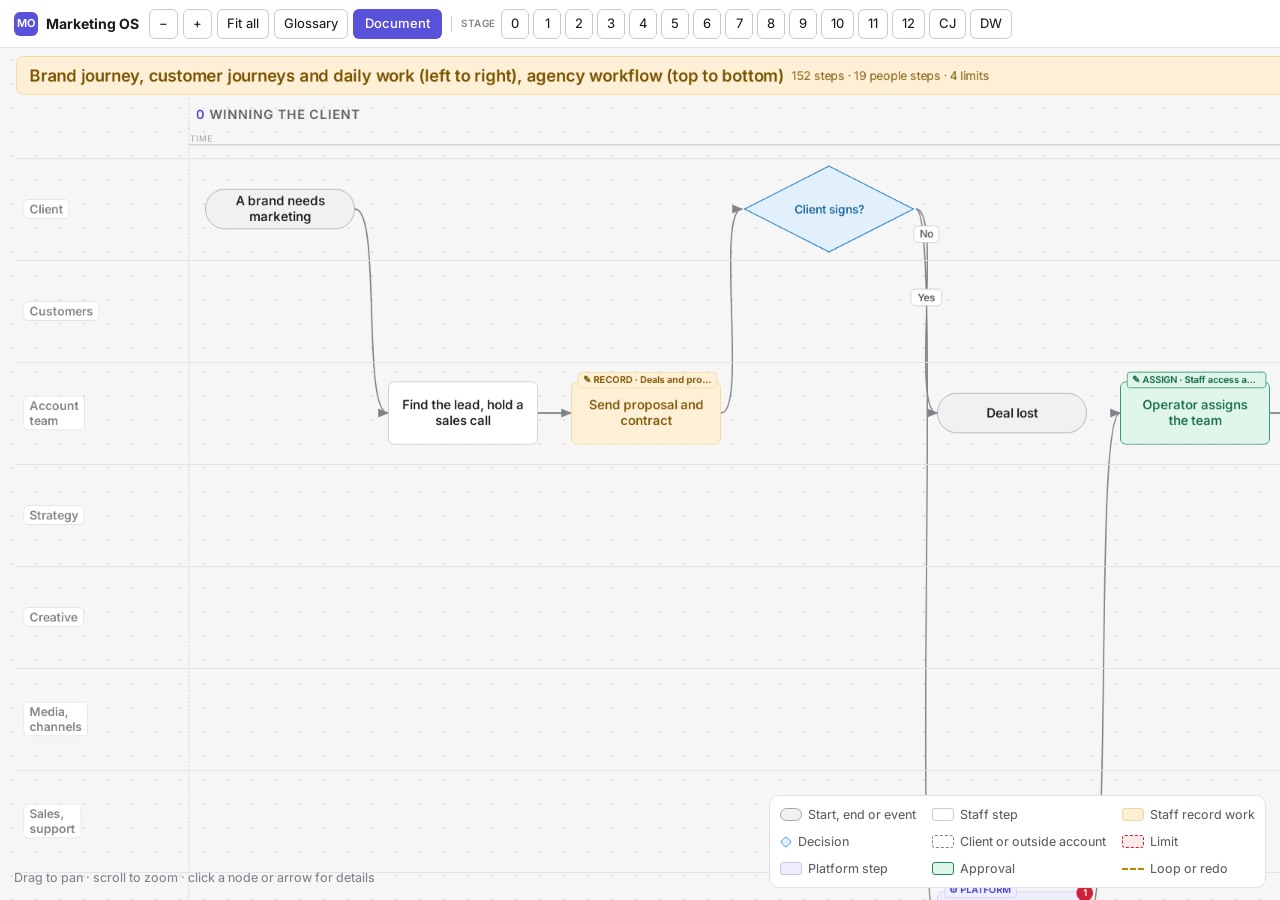
<file: index.html>
<!doctype html>
<html lang="en">
<head>
<meta charset="utf-8">
<meta name="viewport" content="width=device-width, initial-scale=1">
<title>Marketing OS · Process map</title>
<meta name="robots" content="noindex,nofollow">
<link rel="icon" href="data:image/svg+xml,%3Csvg xmlns='http://www.w3.org/2000/svg' viewBox='0 0 32 32'%3E%3Crect width='32' height='32' rx='8' fill='%235852d8'/%3E%3Ctext x='16' y='21' font-size='13' font-family='sans-serif' font-weight='700' text-anchor='middle' fill='white'%3EMO%3C/text%3E%3C/svg%3E">
<link rel="stylesheet" href="style.css">
</head>
<body>
<header id="bar">
  <div class="brand"></div>
  <div class="tools">
    <button data-act="out" title="Zoom out">−</button>
    <button data-act="in" title="Zoom in">+</button>
    <button data-act="all">Fit all</button>
        <button data-act="glossary">Glossary</button>
    <span class="sep"></span>
    <span class="lbl">Stage</span>
    <span id="stages"></span>
  </div>
  <div class="stats" id="stats"></div>
</header>

<main id="view">
  <div id="world">
    <svg id="edges" width="1" height="1"></svg>
    <div id="nodes"></div>
    <svg id="labels" width="1" height="1"></svg>
  </div>
  <div id="legend"></div>
  <div id="hint">Drag to pan · scroll to zoom · click a node or arrow for details</div>
</main>

<aside id="panel" hidden></aside>

<script src="data.js"></script>
<script src="guide.js"></script>
<script src="app.js"></script>
</body>
</html>
</file>
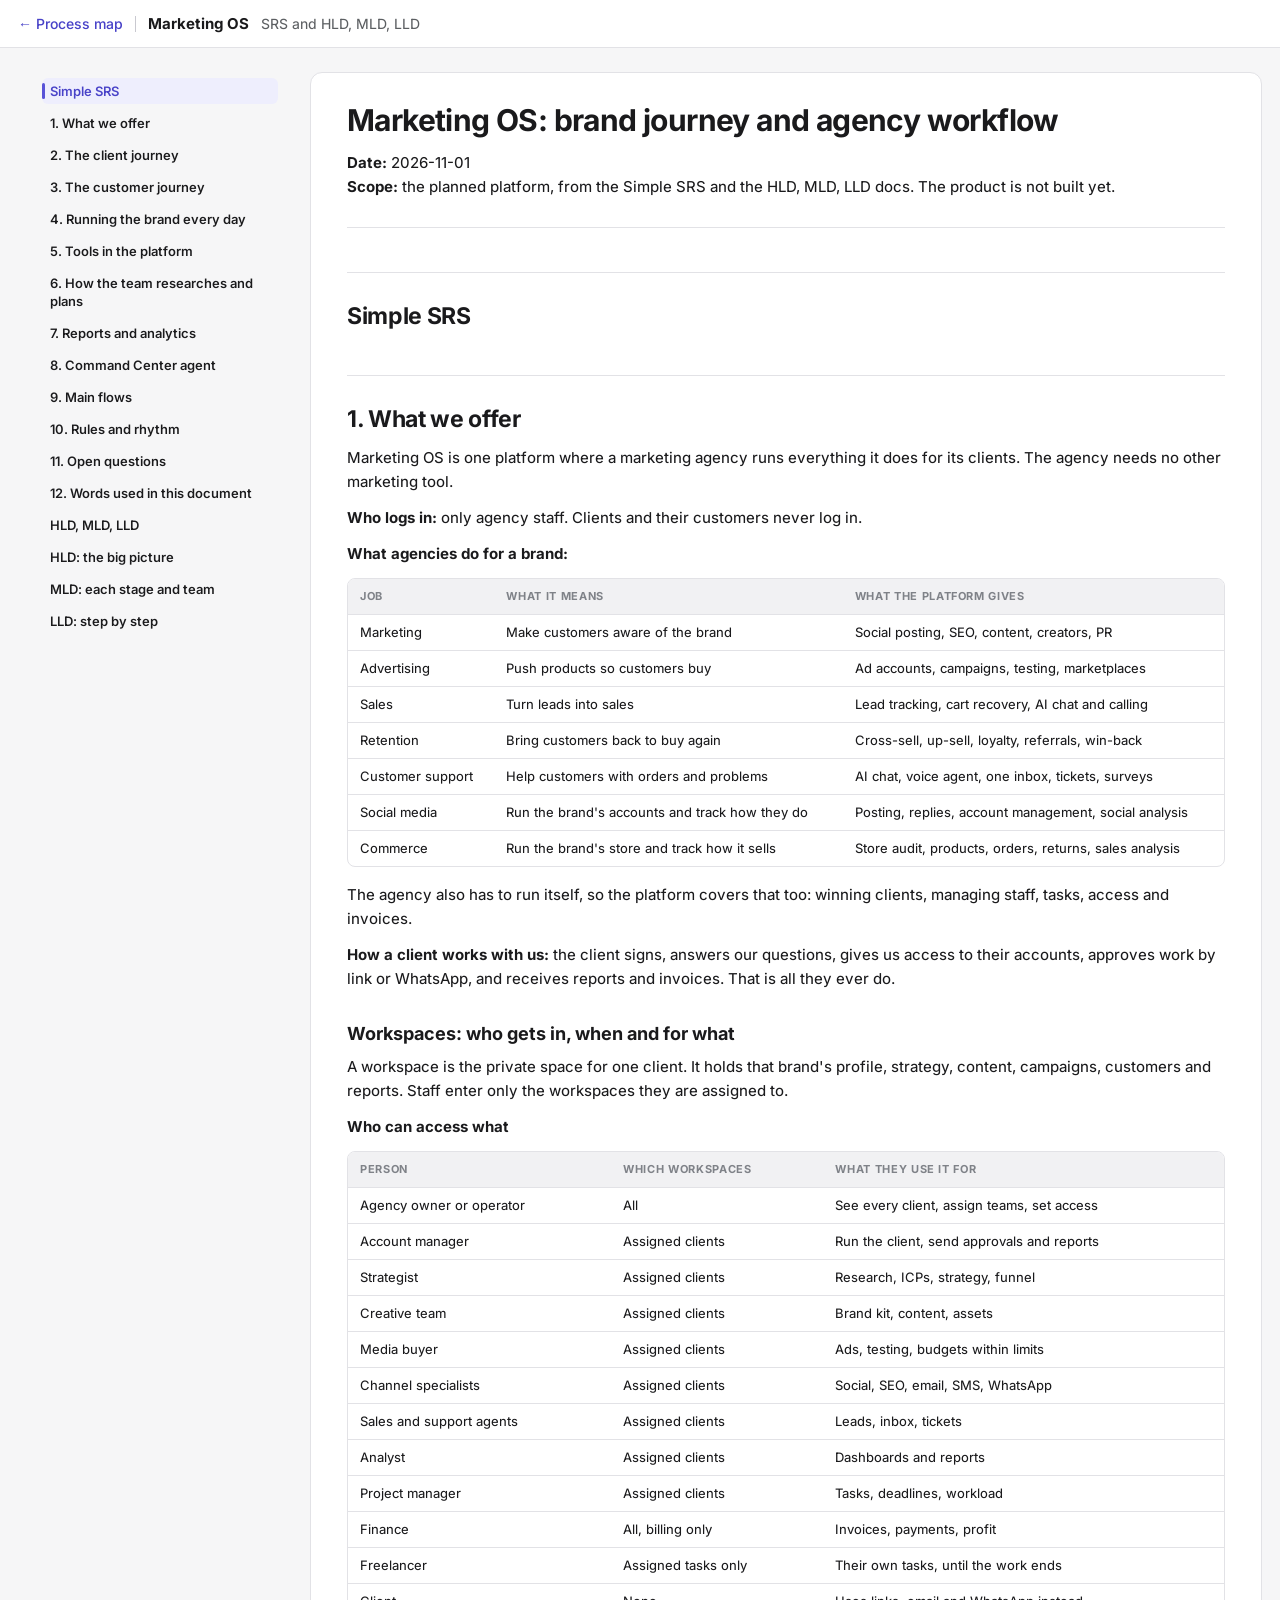
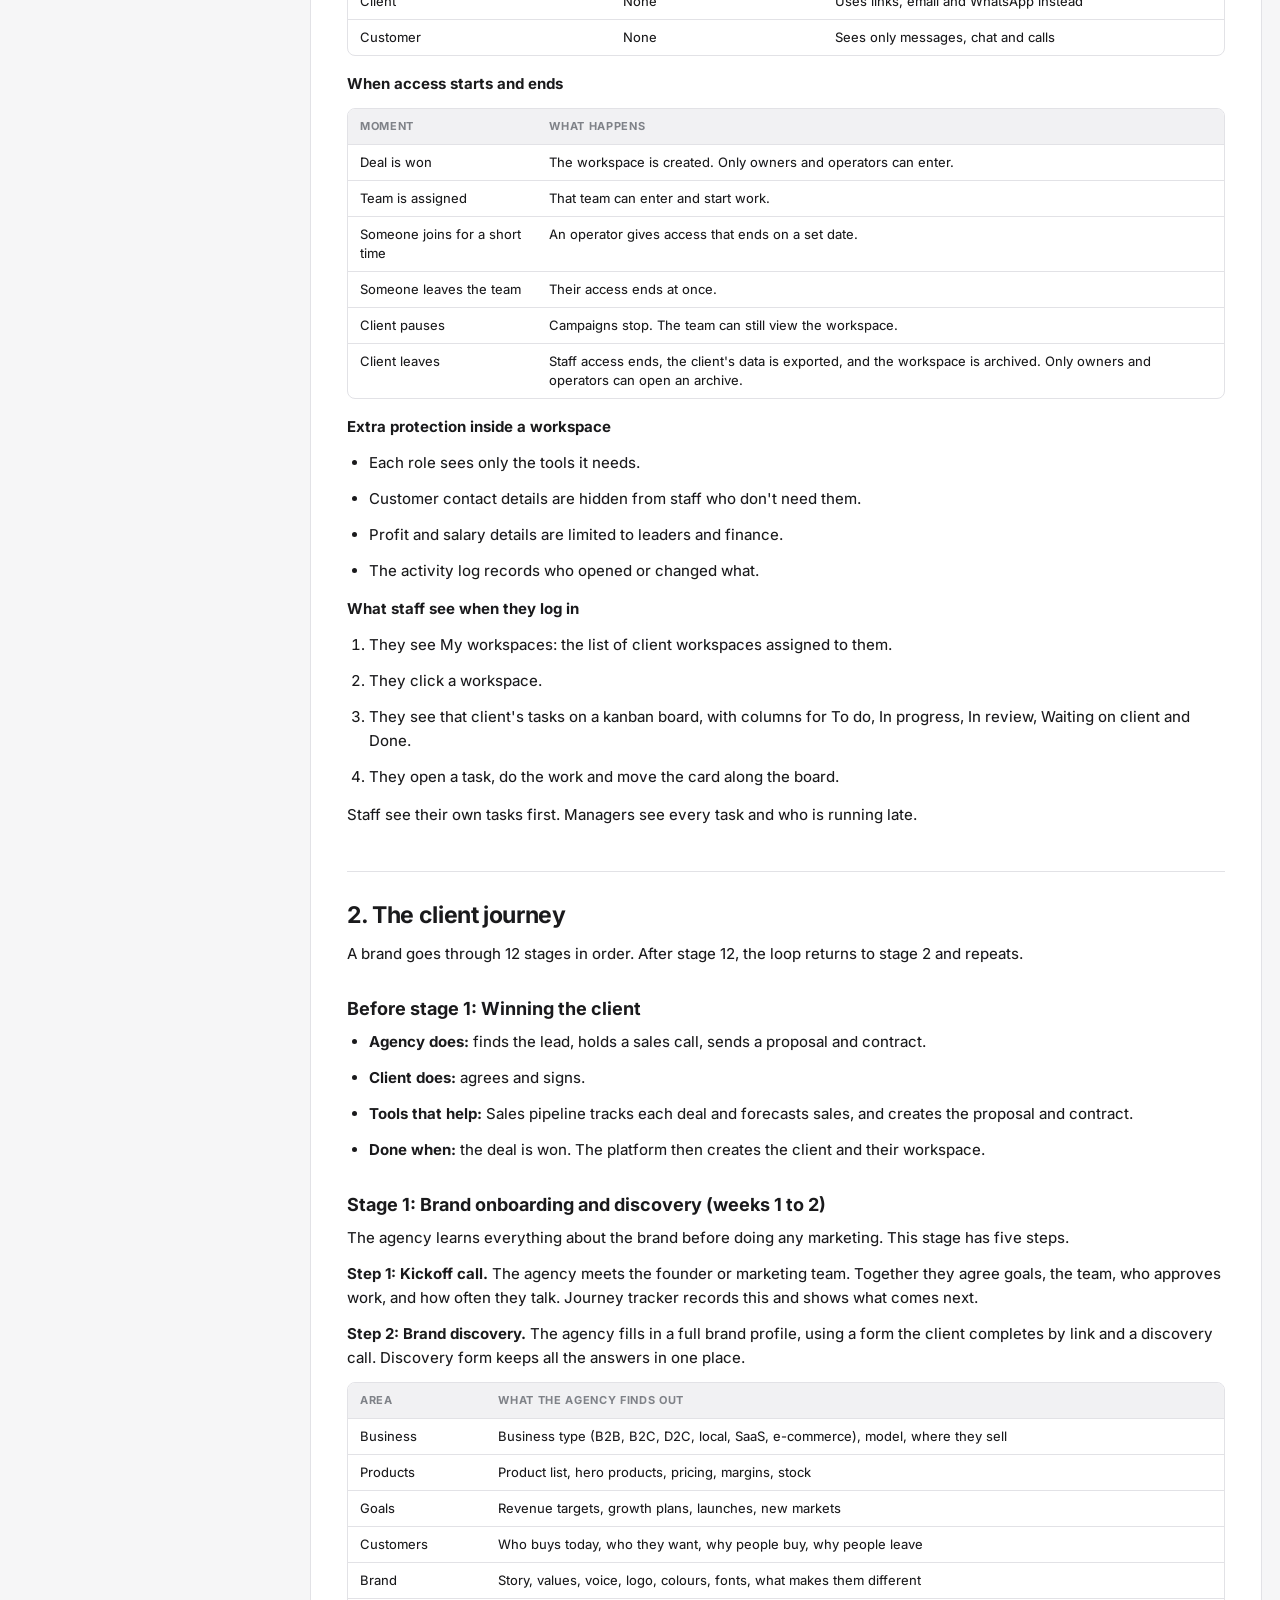
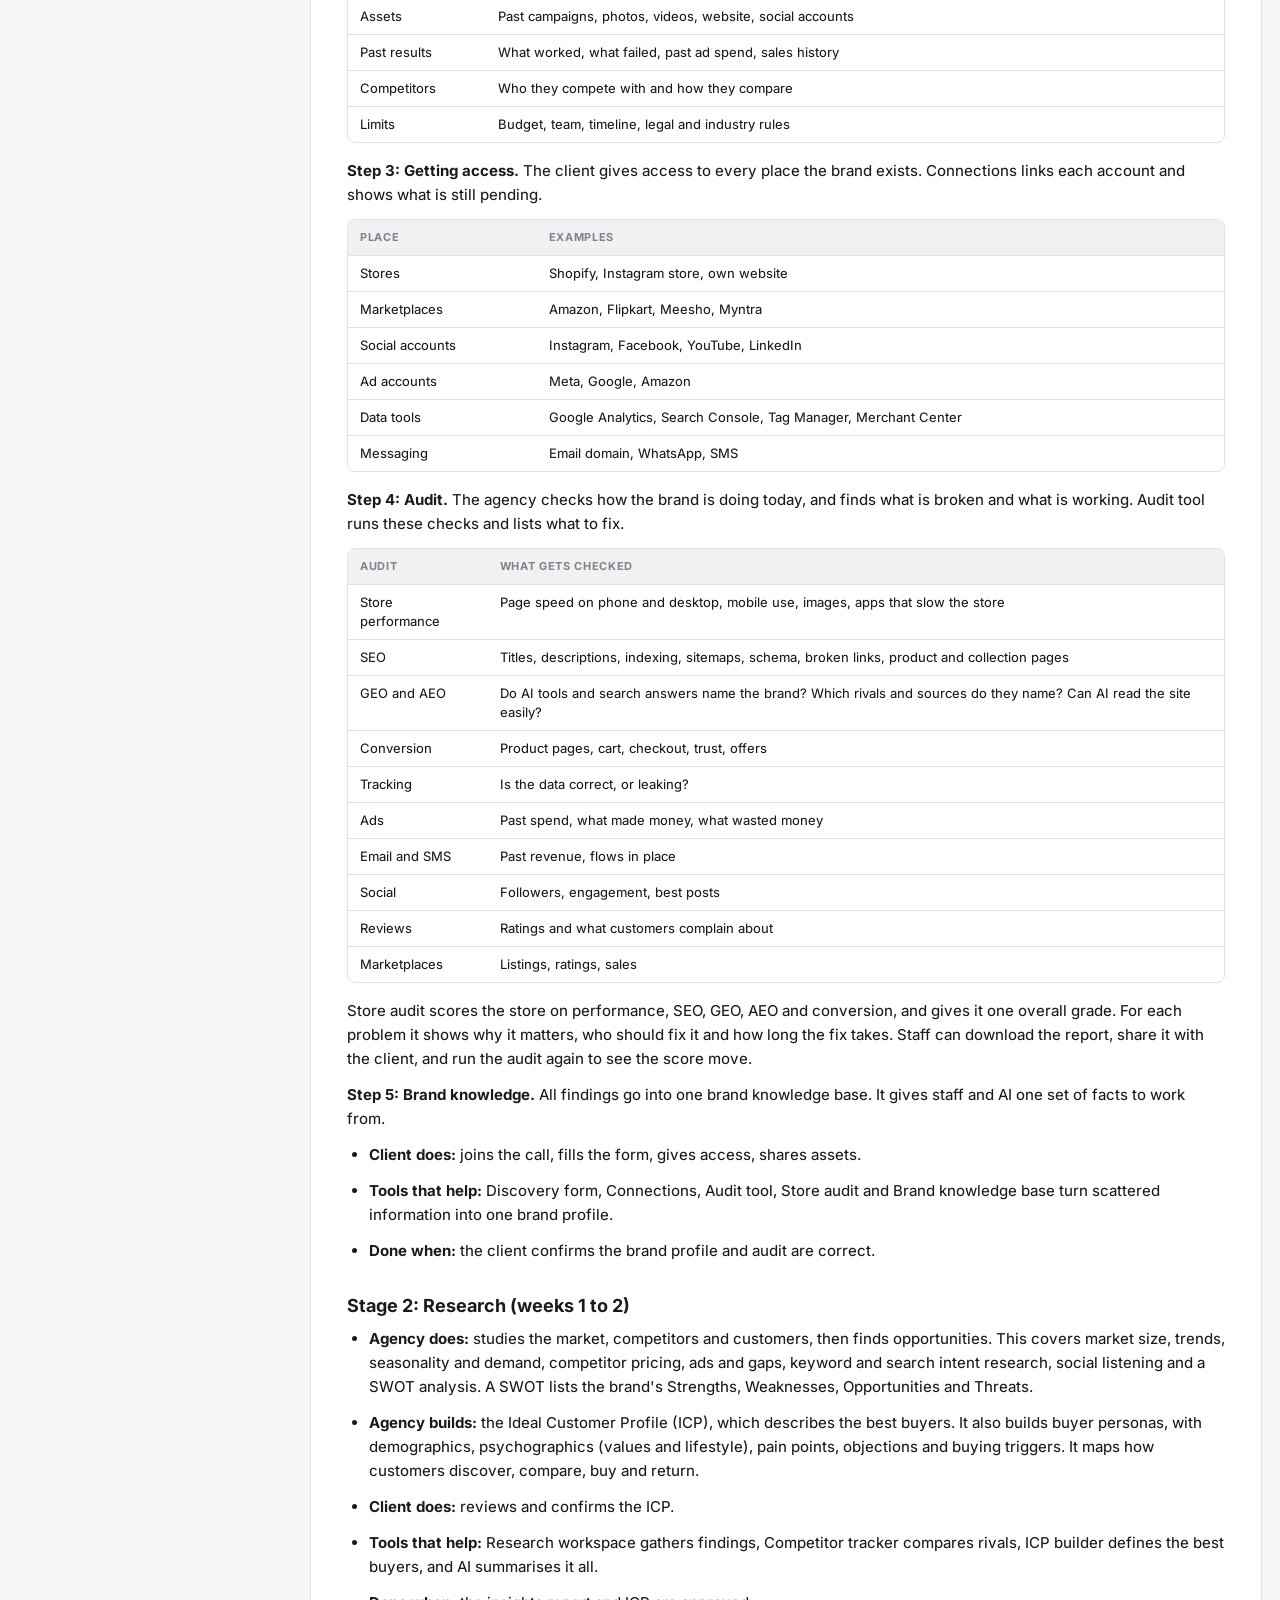
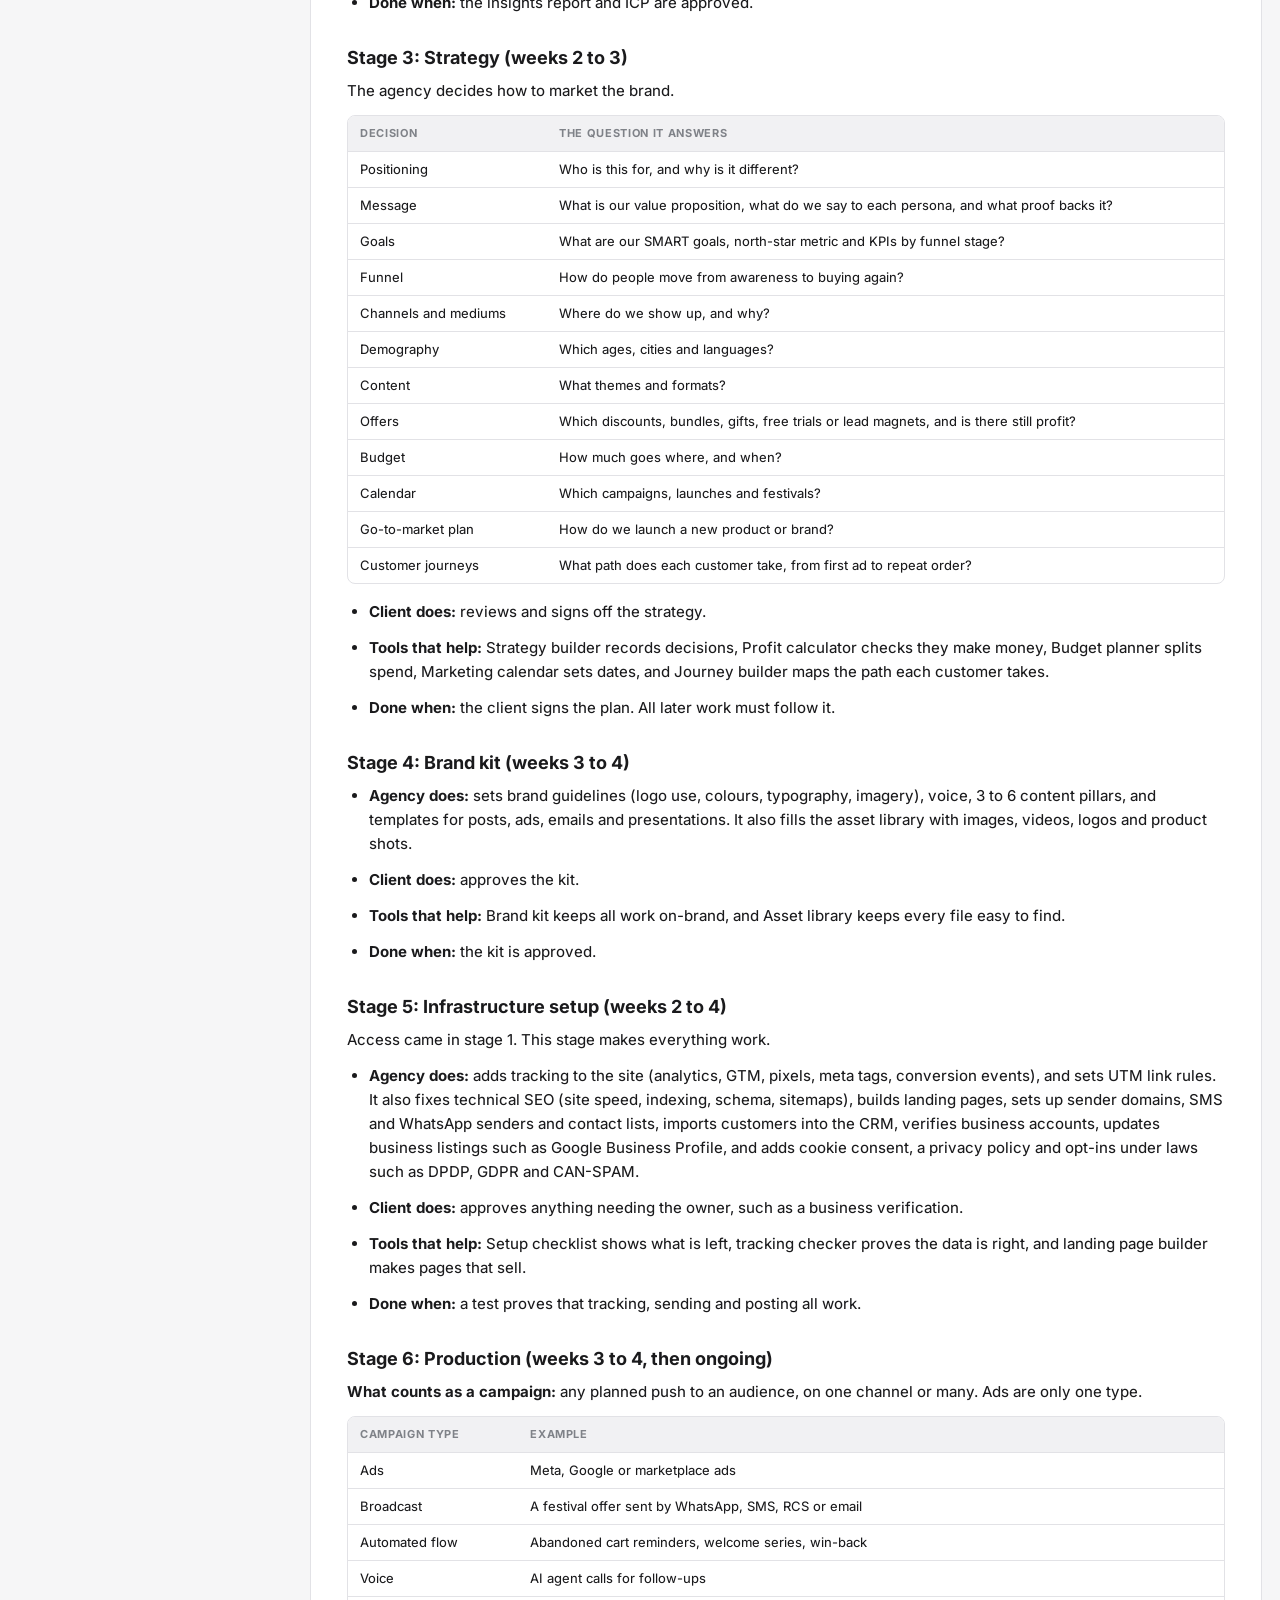
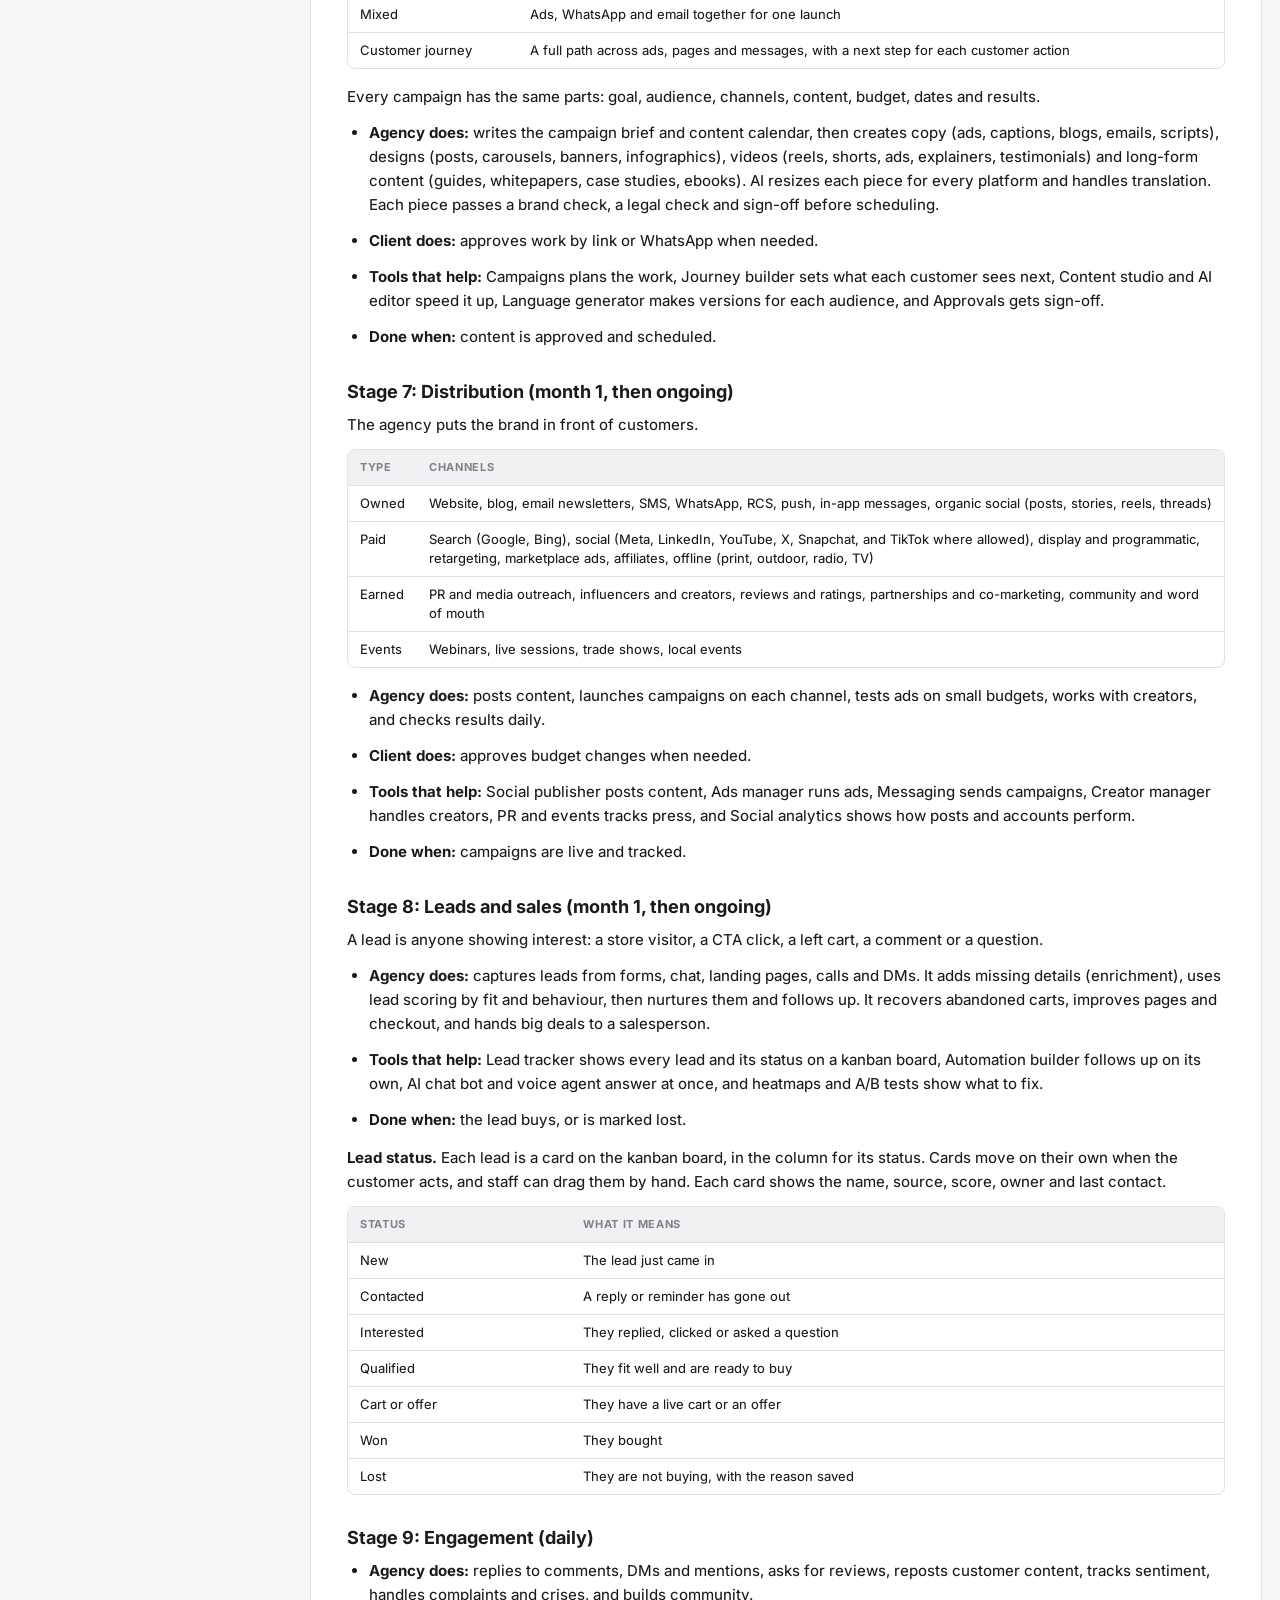
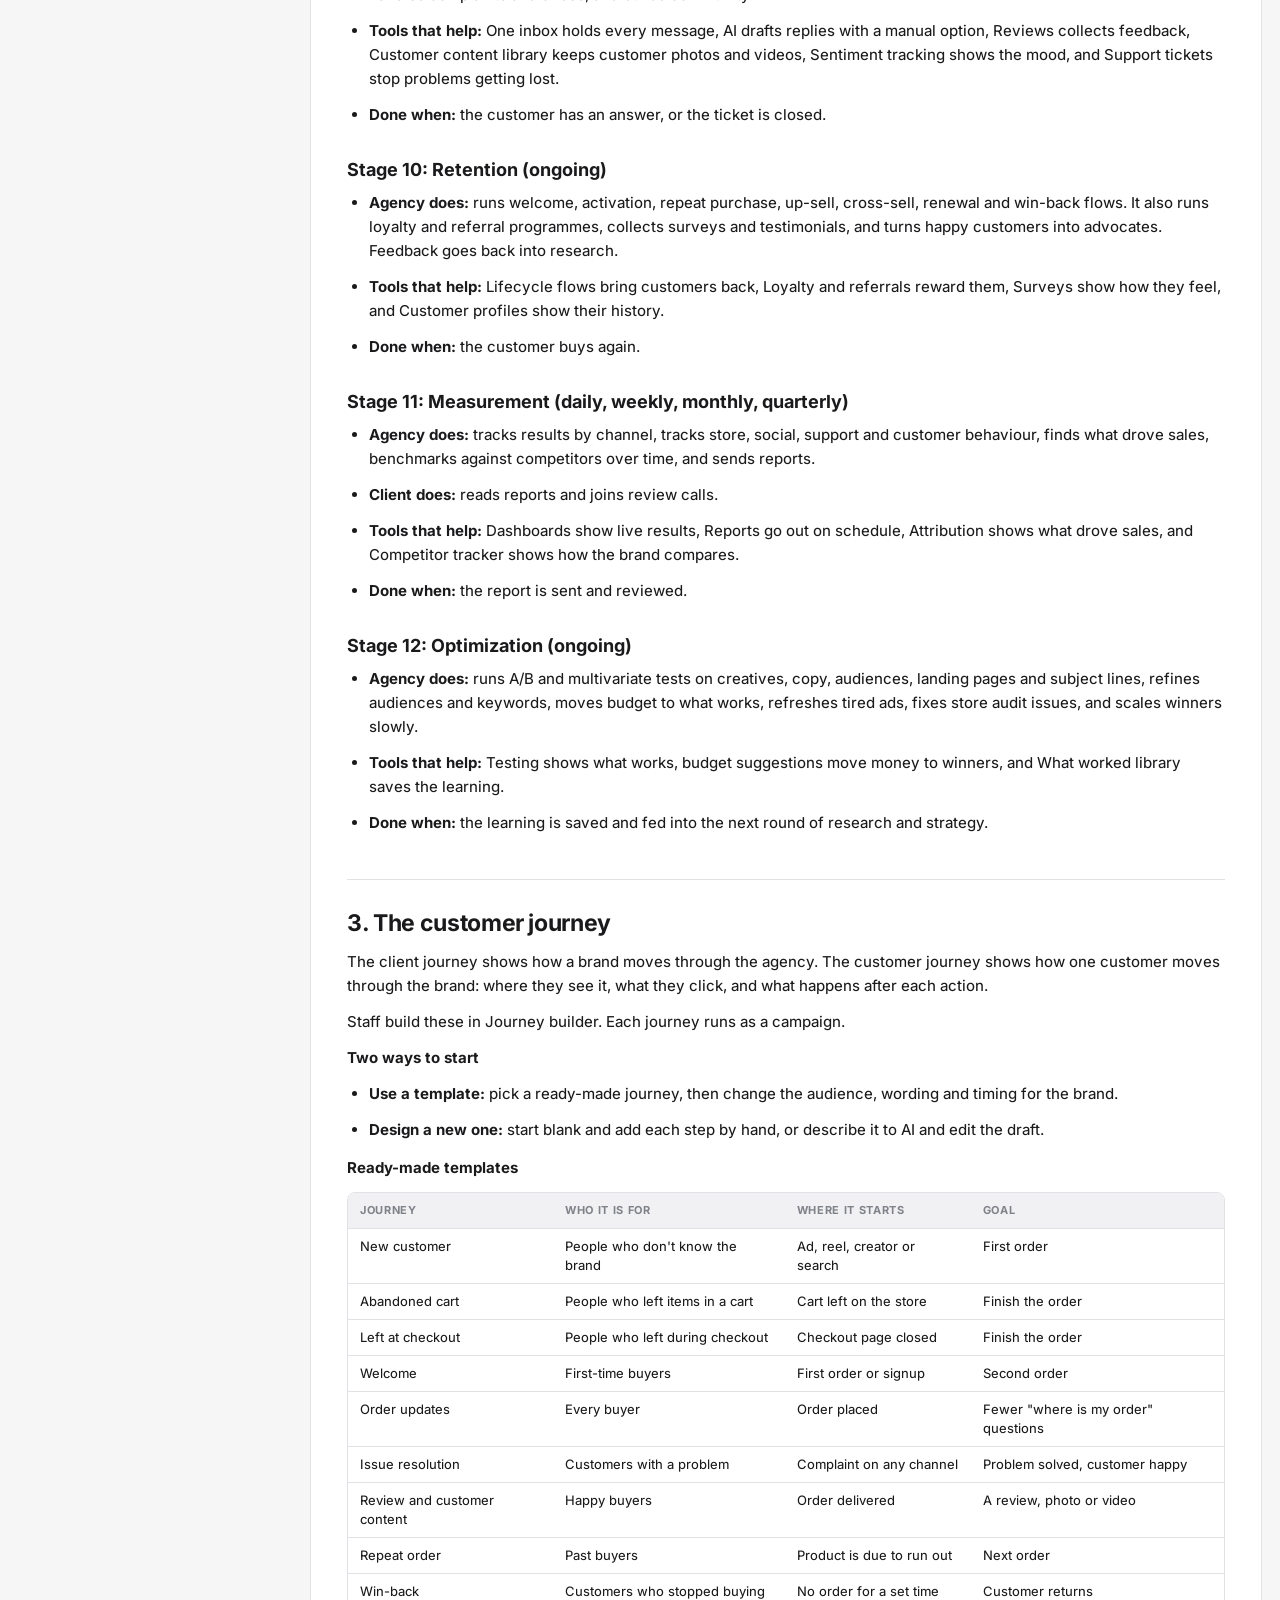
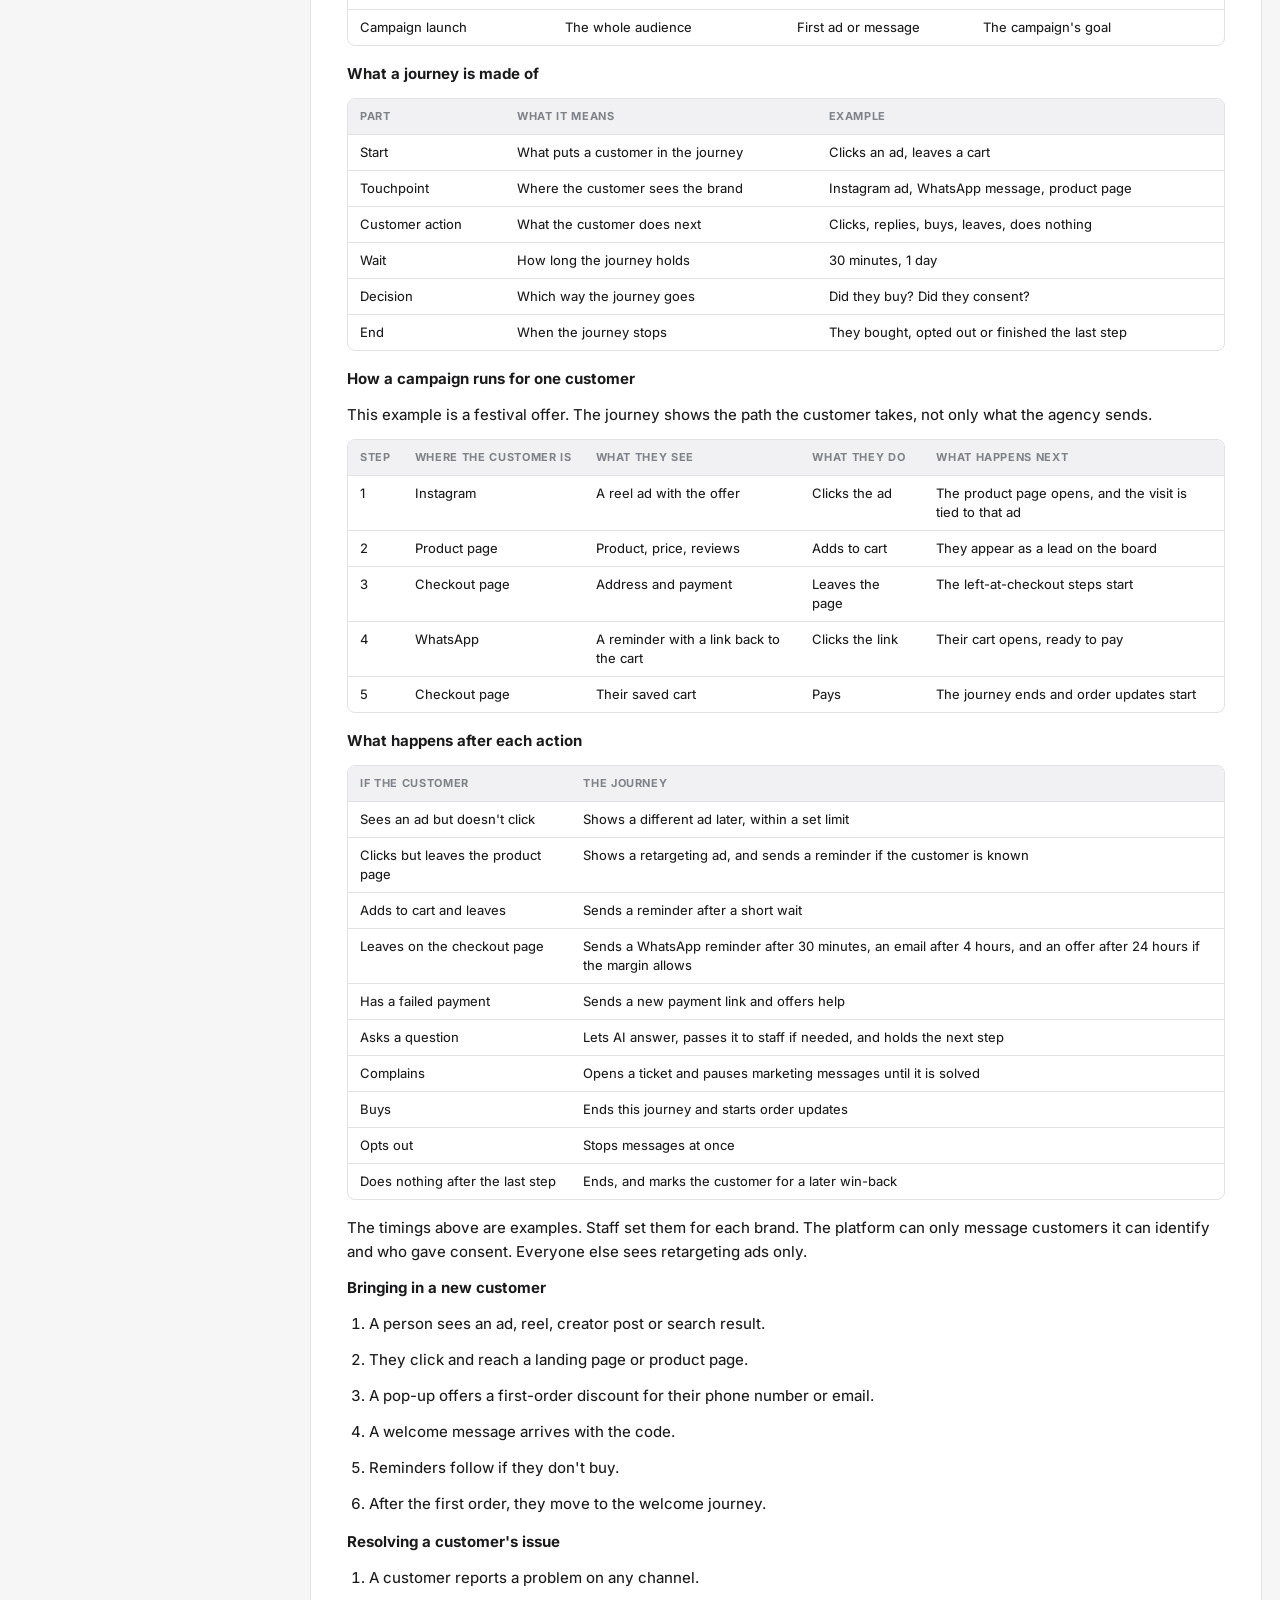
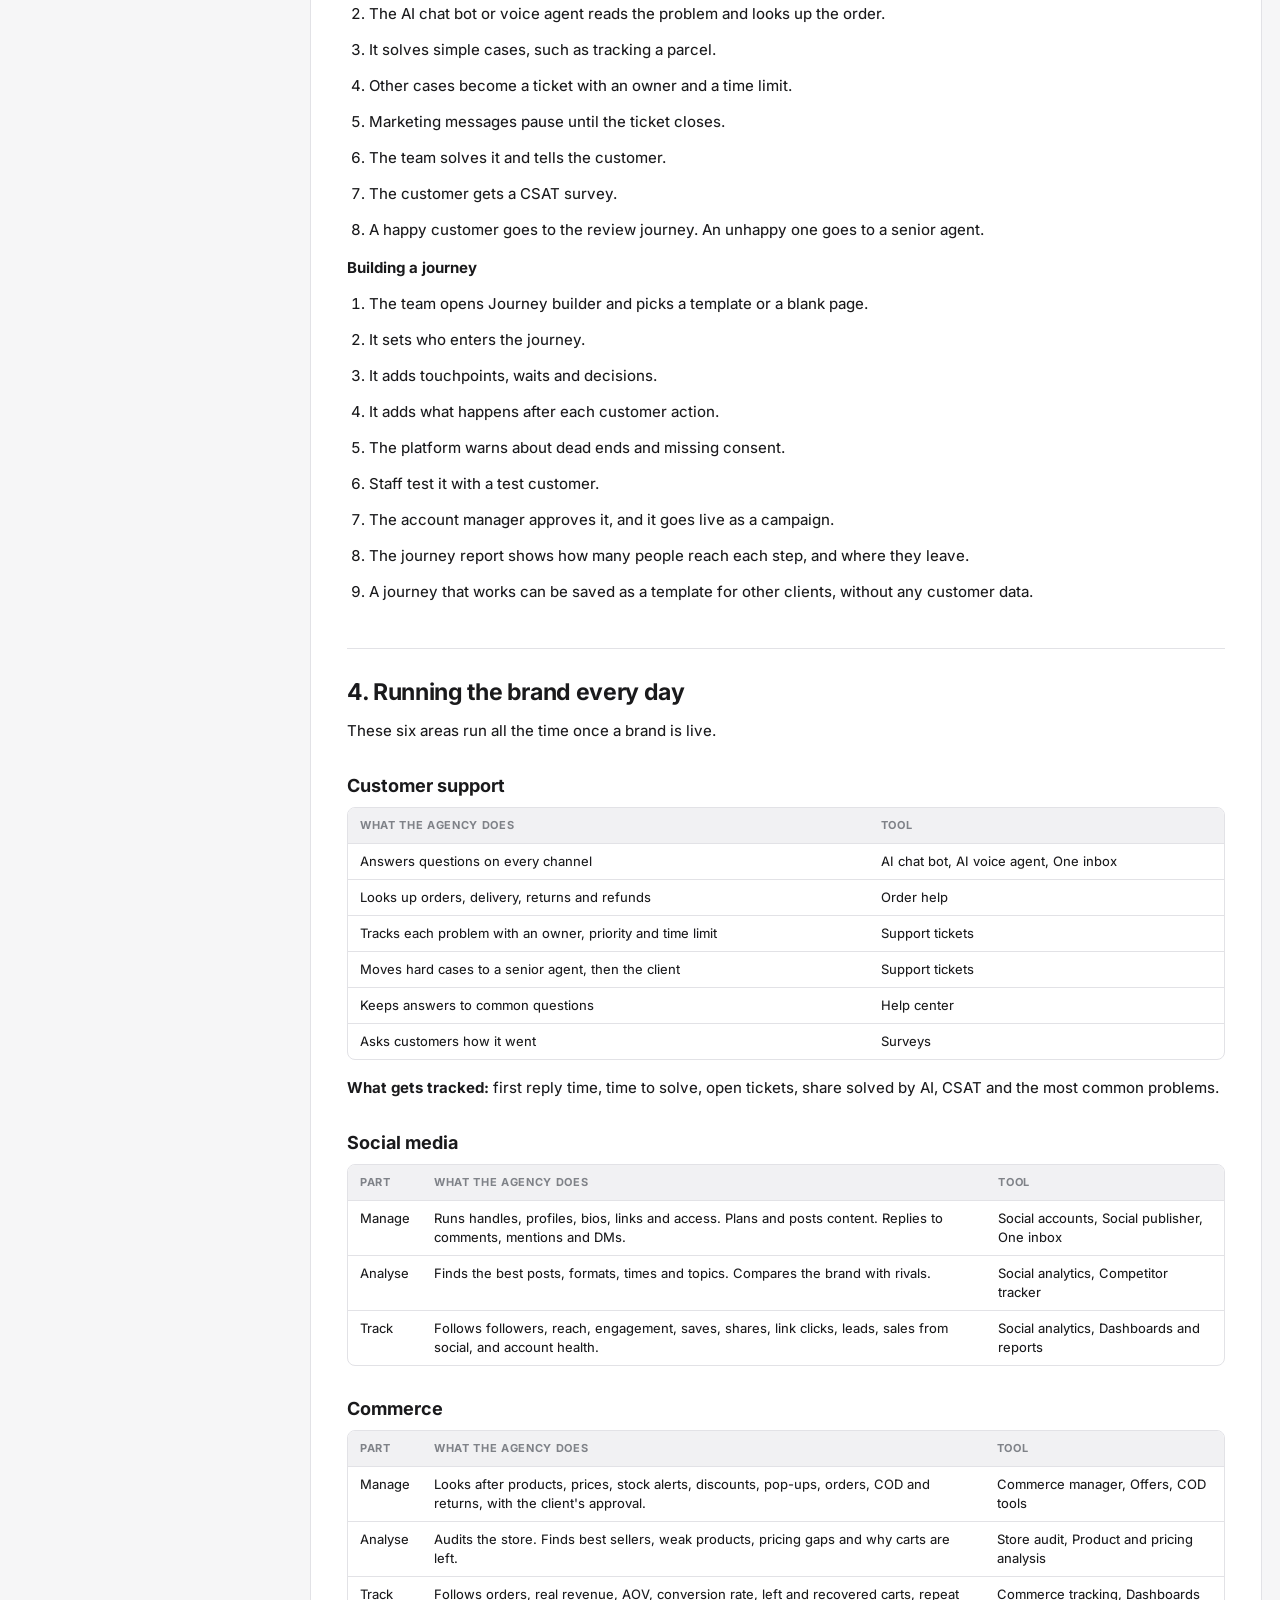
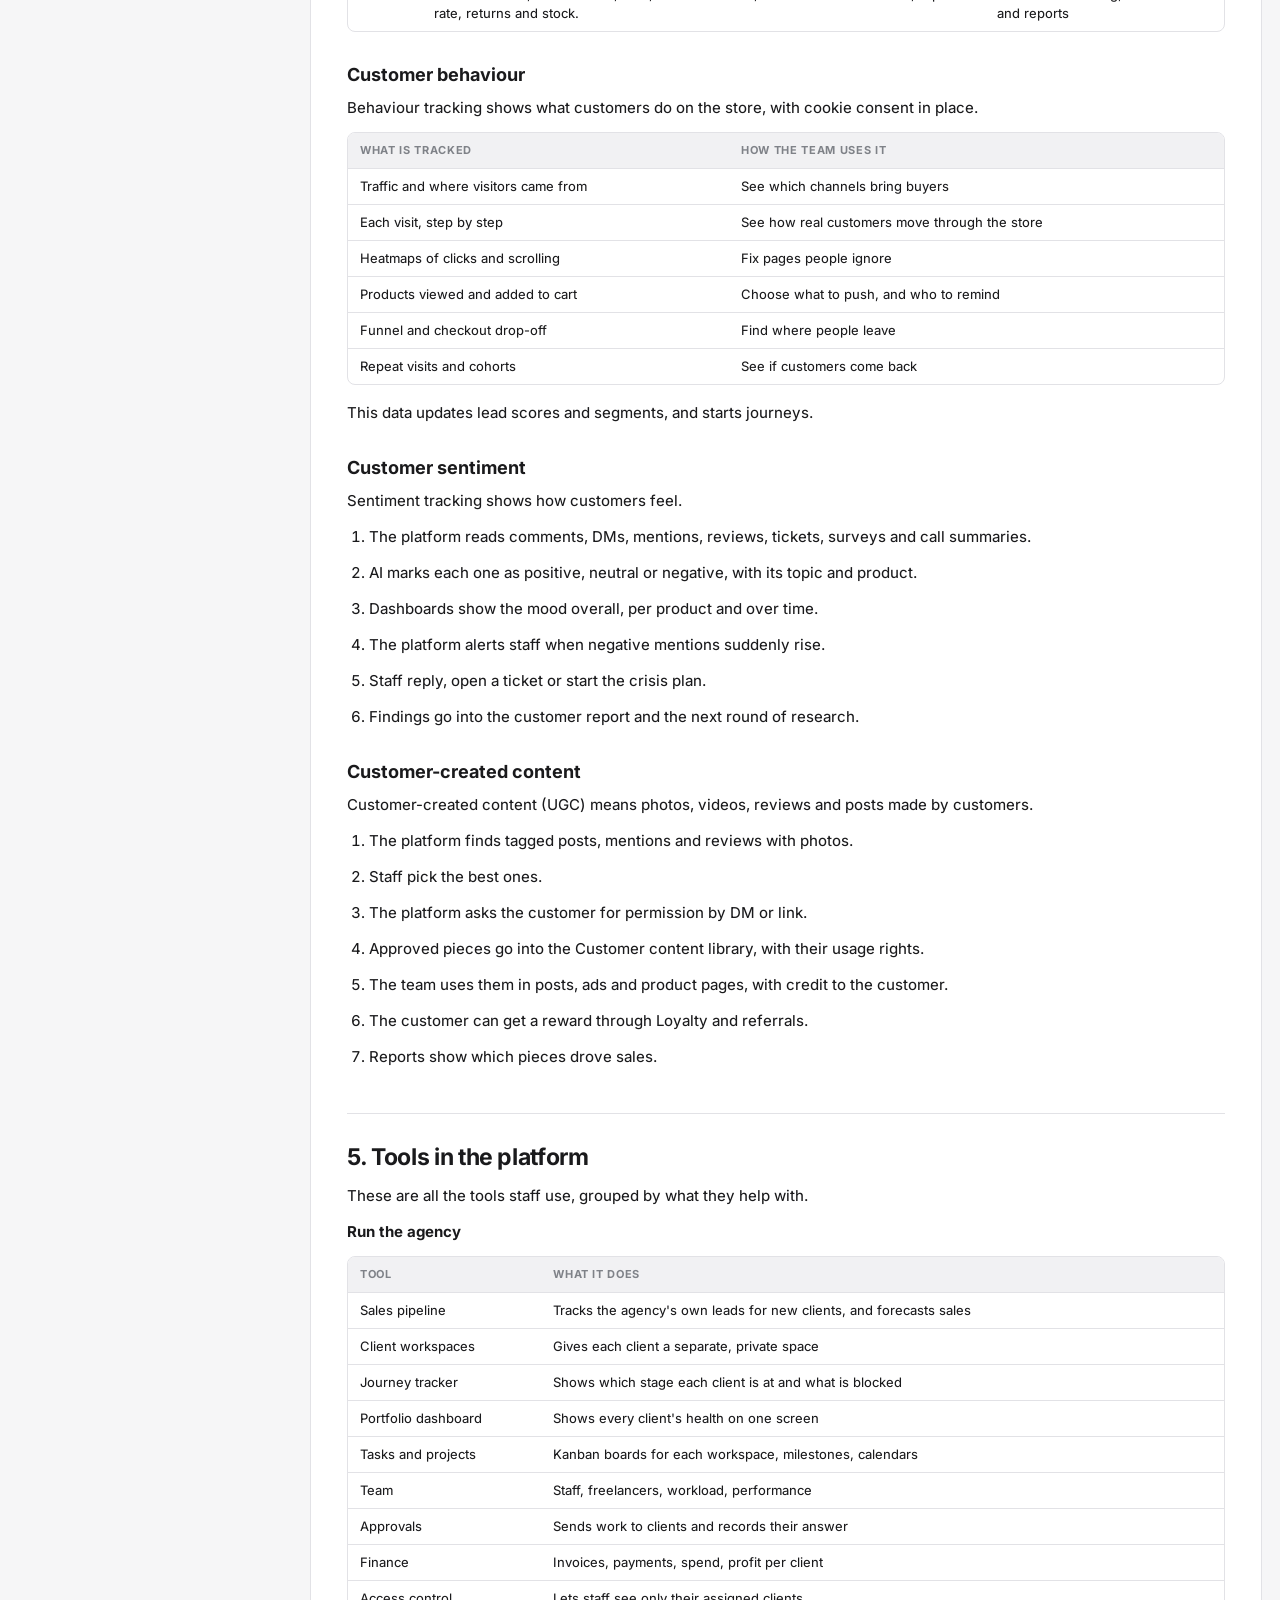
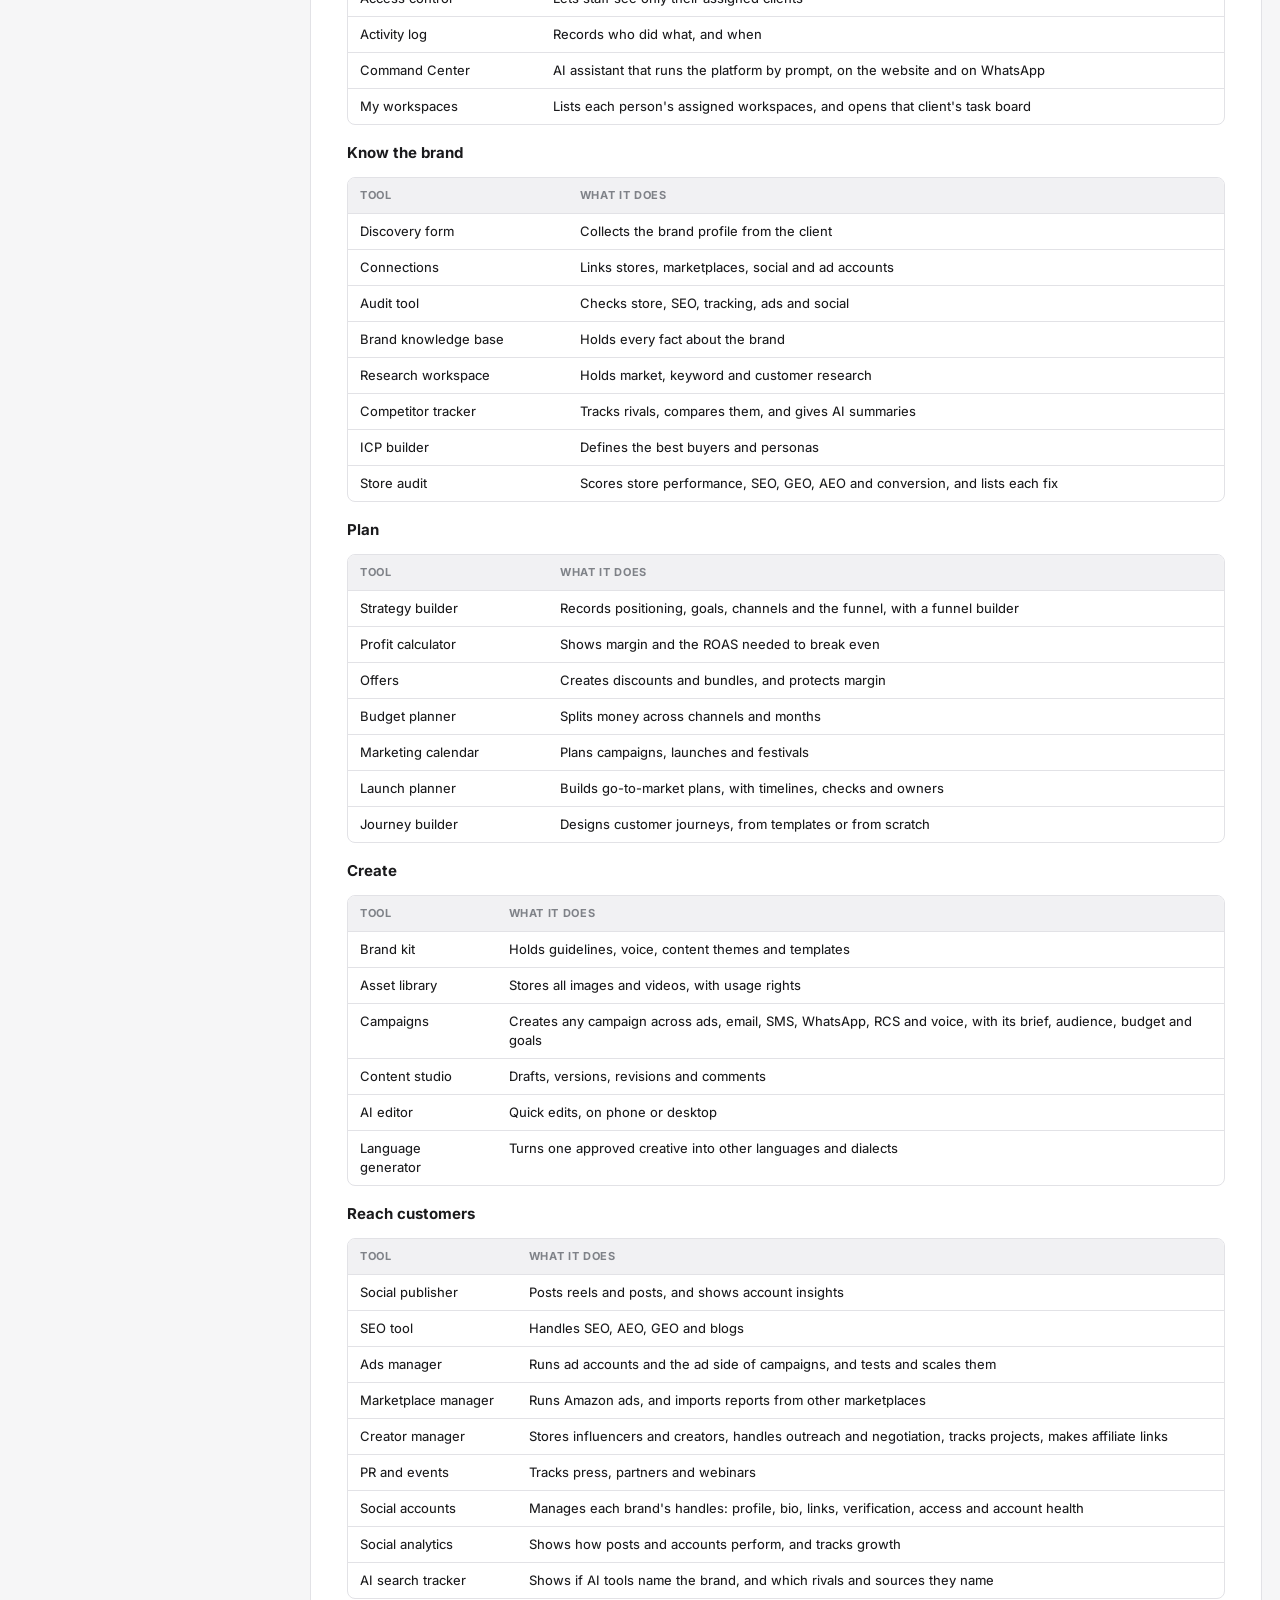
<file: doc.html>
<!doctype html>
<html lang="en"><head><meta charset="utf-8"><meta name="viewport" content="width=device-width, initial-scale=1">
<meta name="robots" content="noindex,nofollow">
<title>Marketing OS: SRS and HLD, MLD, LLD · Marketing OS</title>
<link rel="icon" href="data:image/svg+xml,%3Csvg xmlns='http://www.w3.org/2000/svg' viewBox='0 0 32 32'%3E%3Crect width='32' height='32' rx='8' fill='%235852d8'/%3E%3Ctext x='16' y='21' font-size='13' font-family='sans-serif' font-weight='700' text-anchor='middle' fill='white'%3EMO%3C/text%3E%3C/svg%3E">
<link rel="stylesheet" href="doc.css">
</head><body>
<header><a class="back" href="index.html">← Process map</a><span class="sep"></span><b>Marketing OS</b><span class="sub">SRS and HLD, MLD, LLD</span></header>
<div class="wrap">
<nav><div class="grp"><div class="gh"><span class="tg"></span><a class="l2" href="#srs">Simple SRS</a></div></div><div class="grp"><div class="gh"><span class="tg"></span><a class="l2" href="#srs-1-what-we-offer">1. What we offer</a></div></div><div class="grp"><div class="gh"><span class="tg"></span><a class="l2" href="#srs-2-the-client-journey">2. The client journey</a></div></div><div class="grp"><div class="gh"><span class="tg"></span><a class="l2" href="#srs-3-the-customer-journey">3. The customer journey</a></div></div><div class="grp"><div class="gh"><span class="tg"></span><a class="l2" href="#srs-4-running-the-brand-every-day">4. Running the brand every day</a></div></div><div class="grp"><div class="gh"><span class="tg"></span><a class="l2" href="#srs-5-tools-in-the-platform">5. Tools in the platform</a></div></div><div class="grp"><div class="gh"><span class="tg"></span><a class="l2" href="#srs-6-how-the-team-researches-and-plans">6. How the team researches and plans</a></div></div><div class="grp"><div class="gh"><span class="tg"></span><a class="l2" href="#srs-7-reports-and-analytics">7. Reports and analytics</a></div></div><div class="grp"><div class="gh"><span class="tg"></span><a class="l2" href="#srs-8-command-center-agent">8. Command Center agent</a></div></div><div class="grp"><div class="gh"><span class="tg"></span><a class="l2" href="#srs-9-main-flows">9. Main flows</a></div></div><div class="grp"><div class="gh"><span class="tg"></span><a class="l2" href="#srs-10-rules-and-rhythm">10. Rules and rhythm</a></div></div><div class="grp"><div class="gh"><span class="tg"></span><a class="l2" href="#srs-11-open-questions">11. Open questions</a></div></div><div class="grp"><div class="gh"><span class="tg"></span><a class="l2" href="#srs-12-words-used-in-this-document">12. Words used in this document</a></div></div><div class="grp"><div class="gh"><span class="tg"></span><a class="l2" href="#hld">HLD, MLD, LLD</a></div></div><div class="grp"><div class="gh"><span class="tg"></span><a class="l2" href="#hld-hld-the-big-picture">HLD: the big picture</a></div></div><div class="grp"><div class="gh"><span class="tg"></span><a class="l2" href="#hld-mld-each-stage-and-team">MLD: each stage and team</a></div></div><div class="grp"><div class="gh"><span class="tg"></span><a class="l2" href="#hld-lld-step-by-step">LLD: step by step</a></div></div></nav>
<main>
<h1>Marketing OS: brand journey and agency workflow</h1>
<p><strong>Date:</strong> 2026-11-01<br><strong>Scope:</strong> the planned platform, from the Simple SRS and the HLD, MLD, LLD docs. The product is not built yet.</p><hr>
<h2 id="srs">Simple SRS</h2>

<h2 id="srs-1-what-we-offer">1. What we offer</h2>
<p>Marketing OS is one platform where a marketing agency runs everything it does for its clients. The agency needs no other marketing tool.</p>
<p><strong>Who logs in:</strong> only agency staff. Clients and their customers never log in.</p>
<p><strong>What agencies do for a brand:</strong></p>
<div class="tw"><table><thead><tr><th>Job</th><th>What it means</th><th>What the platform gives</th></tr></thead><tbody><tr><td>Marketing</td><td>Make customers aware of the brand</td><td>Social posting, SEO, content, creators, PR</td></tr><tr><td>Advertising</td><td>Push products so customers buy</td><td>Ad accounts, campaigns, testing, marketplaces</td></tr><tr><td>Sales</td><td>Turn leads into sales</td><td>Lead tracking, cart recovery, AI chat and calling</td></tr><tr><td>Retention</td><td>Bring customers back to buy again</td><td>Cross-sell, up-sell, loyalty, referrals, win-back</td></tr><tr><td>Customer support</td><td>Help customers with orders and problems</td><td>AI chat, voice agent, one inbox, tickets, surveys</td></tr><tr><td>Social media</td><td>Run the brand&#39;s accounts and track how they do</td><td>Posting, replies, account management, social analysis</td></tr><tr><td>Commerce</td><td>Run the brand&#39;s store and track how it sells</td><td>Store audit, products, orders, returns, sales analysis</td></tr></tbody></table></div>
<p>The agency also has to run itself, so the platform covers that too: winning clients, managing staff, tasks, access and invoices.</p>
<p><strong>How a client works with us:</strong> the client signs, answers our questions, gives us access to their accounts, approves work by link or WhatsApp, and receives reports and invoices. That is all they ever do.</p>
<h3 id="srs-workspaces-who-gets-in-when-and-for-what">Workspaces: who gets in, when and for what</h3>
<p>A workspace is the private space for one client. It holds that brand&#39;s profile, strategy, content, campaigns, customers and reports. Staff enter only the workspaces they are assigned to.</p>
<p><strong>Who can access what</strong></p>
<div class="tw"><table><thead><tr><th>Person</th><th>Which workspaces</th><th>What they use it for</th></tr></thead><tbody><tr><td>Agency owner or operator</td><td>All</td><td>See every client, assign teams, set access</td></tr><tr><td>Account manager</td><td>Assigned clients</td><td>Run the client, send approvals and reports</td></tr><tr><td>Strategist</td><td>Assigned clients</td><td>Research, ICPs, strategy, funnel</td></tr><tr><td>Creative team</td><td>Assigned clients</td><td>Brand kit, content, assets</td></tr><tr><td>Media buyer</td><td>Assigned clients</td><td>Ads, testing, budgets within limits</td></tr><tr><td>Channel specialists</td><td>Assigned clients</td><td>Social, SEO, email, SMS, WhatsApp</td></tr><tr><td>Sales and support agents</td><td>Assigned clients</td><td>Leads, inbox, tickets</td></tr><tr><td>Analyst</td><td>Assigned clients</td><td>Dashboards and reports</td></tr><tr><td>Project manager</td><td>Assigned clients</td><td>Tasks, deadlines, workload</td></tr><tr><td>Finance</td><td>All, billing only</td><td>Invoices, payments, profit</td></tr><tr><td>Freelancer</td><td>Assigned tasks only</td><td>Their own tasks, until the work ends</td></tr><tr><td>Client</td><td>None</td><td>Uses links, email and WhatsApp instead</td></tr><tr><td>Customer</td><td>None</td><td>Sees only messages, chat and calls</td></tr></tbody></table></div>
<p><strong>When access starts and ends</strong></p>
<div class="tw"><table><thead><tr><th>Moment</th><th>What happens</th></tr></thead><tbody><tr><td>Deal is won</td><td>The workspace is created. Only owners and operators can enter.</td></tr><tr><td>Team is assigned</td><td>That team can enter and start work.</td></tr><tr><td>Someone joins for a short time</td><td>An operator gives access that ends on a set date.</td></tr><tr><td>Someone leaves the team</td><td>Their access ends at once.</td></tr><tr><td>Client pauses</td><td>Campaigns stop. The team can still view the workspace.</td></tr><tr><td>Client leaves</td><td>Staff access ends, the client&#39;s data is exported, and the workspace is archived. Only owners and operators can open an archive.</td></tr></tbody></table></div>
<p><strong>Extra protection inside a workspace</strong></p>
<ul><li><p>Each role sees only the tools it needs.</p></li><li><p>Customer contact details are hidden from staff who don&#39;t need them.</p></li><li><p>Profit and salary details are limited to leaders and finance.</p></li><li><p>The activity log records who opened or changed what.</p></li></ul>
<p><strong>What staff see when they log in</strong></p>
<ol><li><p>They see My workspaces: the list of client workspaces assigned to them.</p></li><li><p>They click a workspace.</p></li><li><p>They see that client&#39;s tasks on a kanban board, with columns for To do, In progress, In review, Waiting on client and Done.</p></li><li><p>They open a task, do the work and move the card along the board.</p></li></ol>
<p>Staff see their own tasks first. Managers see every task and who is running late.</p>
<h2 id="srs-2-the-client-journey">2. The client journey</h2>
<p>A brand goes through 12 stages in order. After stage 12, the loop returns to stage 2 and repeats.</p>
<h3 id="srs-before-stage-1-winning-the-client">Before stage 1: Winning the client</h3>
<ul><li><p><strong>Agency does:</strong> finds the lead, holds a sales call, sends a proposal and contract.</p></li><li><p><strong>Client does:</strong> agrees and signs.</p></li><li><p><strong>Tools that help:</strong> Sales pipeline tracks each deal and forecasts sales, and creates the proposal and contract.</p></li><li><p><strong>Done when:</strong> the deal is won. The platform then creates the client and their workspace.</p></li></ul>
<h3 id="srs-stage-1-brand-onboarding-and-discovery-weeks-1-to-2">Stage 1: Brand onboarding and discovery (weeks 1 to 2)</h3>
<p>The agency learns everything about the brand before doing any marketing. This stage has five steps.</p>
<p><strong>Step 1: Kickoff call.</strong> The agency meets the founder or marketing team. Together they agree goals, the team, who approves work, and how often they talk. Journey tracker records this and shows what comes next.</p>
<p><strong>Step 2: Brand discovery.</strong> The agency fills in a full brand profile, using a form the client completes by link and a discovery call. Discovery form keeps all the answers in one place.</p>
<div class="tw"><table><thead><tr><th>Area</th><th>What the agency finds out</th></tr></thead><tbody><tr><td>Business</td><td>Business type (B2B, B2C, D2C, local, SaaS, e-commerce), model, where they sell</td></tr><tr><td>Products</td><td>Product list, hero products, pricing, margins, stock</td></tr><tr><td>Goals</td><td>Revenue targets, growth plans, launches, new markets</td></tr><tr><td>Customers</td><td>Who buys today, who they want, why people buy, why people leave</td></tr><tr><td>Brand</td><td>Story, values, voice, logo, colours, fonts, what makes them different</td></tr><tr><td>Assets</td><td>Past campaigns, photos, videos, website, social accounts</td></tr><tr><td>Past results</td><td>What worked, what failed, past ad spend, sales history</td></tr><tr><td>Competitors</td><td>Who they compete with and how they compare</td></tr><tr><td>Limits</td><td>Budget, team, timeline, legal and industry rules</td></tr></tbody></table></div>
<p><strong>Step 3: Getting access.</strong> The client gives access to every place the brand exists. Connections links each account and shows what is still pending.</p>
<div class="tw"><table><thead><tr><th>Place</th><th>Examples</th></tr></thead><tbody><tr><td>Stores</td><td>Shopify, Instagram store, own website</td></tr><tr><td>Marketplaces</td><td>Amazon, Flipkart, Meesho, Myntra</td></tr><tr><td>Social accounts</td><td>Instagram, Facebook, YouTube, LinkedIn</td></tr><tr><td>Ad accounts</td><td>Meta, Google, Amazon</td></tr><tr><td>Data tools</td><td>Google Analytics, Search Console, Tag Manager, Merchant Center</td></tr><tr><td>Messaging</td><td>Email domain, WhatsApp, SMS</td></tr></tbody></table></div>
<p><strong>Step 4: Audit.</strong> The agency checks how the brand is doing today, and finds what is broken and what is working. Audit tool runs these checks and lists what to fix.</p>
<div class="tw"><table><thead><tr><th>Audit</th><th>What gets checked</th></tr></thead><tbody><tr><td>Store performance</td><td>Page speed on phone and desktop, mobile use, images, apps that slow the store</td></tr><tr><td>SEO</td><td>Titles, descriptions, indexing, sitemaps, schema, broken links, product and collection pages</td></tr><tr><td>GEO and AEO</td><td>Do AI tools and search answers name the brand? Which rivals and sources do they name? Can AI read the site easily?</td></tr><tr><td>Conversion</td><td>Product pages, cart, checkout, trust, offers</td></tr><tr><td>Tracking</td><td>Is the data correct, or leaking?</td></tr><tr><td>Ads</td><td>Past spend, what made money, what wasted money</td></tr><tr><td>Email and SMS</td><td>Past revenue, flows in place</td></tr><tr><td>Social</td><td>Followers, engagement, best posts</td></tr><tr><td>Reviews</td><td>Ratings and what customers complain about</td></tr><tr><td>Marketplaces</td><td>Listings, ratings, sales</td></tr></tbody></table></div>
<p>Store audit scores the store on performance, SEO, GEO, AEO and conversion, and gives it one overall grade. For each problem it shows why it matters, who should fix it and how long the fix takes. Staff can download the report, share it with the client, and run the audit again to see the score move.</p>
<p><strong>Step 5: Brand knowledge.</strong> All findings go into one brand knowledge base. It gives staff and AI one set of facts to work from.</p>
<ul><li><p><strong>Client does:</strong> joins the call, fills the form, gives access, shares assets.</p></li><li><p><strong>Tools that help:</strong> Discovery form, Connections, Audit tool, Store audit and Brand knowledge base turn scattered information into one brand profile.</p></li><li><p><strong>Done when:</strong> the client confirms the brand profile and audit are correct.</p></li></ul>
<h3 id="srs-stage-2-research-weeks-1-to-2">Stage 2: Research (weeks 1 to 2)</h3>
<ul><li><p><strong>Agency does:</strong> studies the market, competitors and customers, then finds opportunities. This covers market size, trends, seasonality and demand, competitor pricing, ads and gaps, keyword and search intent research, social listening and a SWOT analysis. A SWOT lists the brand&#39;s Strengths, Weaknesses, Opportunities and Threats.</p></li><li><p><strong>Agency builds:</strong> the Ideal Customer Profile (ICP), which describes the best buyers. It also builds buyer personas, with demographics, psychographics (values and lifestyle), pain points, objections and buying triggers. It maps how customers discover, compare, buy and return.</p></li><li><p><strong>Client does:</strong> reviews and confirms the ICP.</p></li><li><p><strong>Tools that help:</strong> Research workspace gathers findings, Competitor tracker compares rivals, ICP builder defines the best buyers, and AI summarises it all.</p></li><li><p><strong>Done when:</strong> the insights report and ICP are approved.</p></li></ul>
<h3 id="srs-stage-3-strategy-weeks-2-to-3">Stage 3: Strategy (weeks 2 to 3)</h3>
<p>The agency decides how to market the brand.</p>
<div class="tw"><table><thead><tr><th>Decision</th><th>The question it answers</th></tr></thead><tbody><tr><td>Positioning</td><td>Who is this for, and why is it different?</td></tr><tr><td>Message</td><td>What is our value proposition, what do we say to each persona, and what proof backs it?</td></tr><tr><td>Goals</td><td>What are our SMART goals, north-star metric and KPIs by funnel stage?</td></tr><tr><td>Funnel</td><td>How do people move from awareness to buying again?</td></tr><tr><td>Channels and mediums</td><td>Where do we show up, and why?</td></tr><tr><td>Demography</td><td>Which ages, cities and languages?</td></tr><tr><td>Content</td><td>What themes and formats?</td></tr><tr><td>Offers</td><td>Which discounts, bundles, gifts, free trials or lead magnets, and is there still profit?</td></tr><tr><td>Budget</td><td>How much goes where, and when?</td></tr><tr><td>Calendar</td><td>Which campaigns, launches and festivals?</td></tr><tr><td>Go-to-market plan</td><td>How do we launch a new product or brand?</td></tr><tr><td>Customer journeys</td><td>What path does each customer take, from first ad to repeat order?</td></tr></tbody></table></div>
<ul><li><p><strong>Client does:</strong> reviews and signs off the strategy.</p></li><li><p><strong>Tools that help:</strong> Strategy builder records decisions, Profit calculator checks they make money, Budget planner splits spend, Marketing calendar sets dates, and Journey builder maps the path each customer takes.</p></li><li><p><strong>Done when:</strong> the client signs the plan. All later work must follow it.</p></li></ul>
<h3 id="srs-stage-4-brand-kit-weeks-3-to-4">Stage 4: Brand kit (weeks 3 to 4)</h3>
<ul><li><p><strong>Agency does:</strong> sets brand guidelines (logo use, colours, typography, imagery), voice, 3 to 6 content pillars, and templates for posts, ads, emails and presentations. It also fills the asset library with images, videos, logos and product shots.</p></li><li><p><strong>Client does:</strong> approves the kit.</p></li><li><p><strong>Tools that help:</strong> Brand kit keeps all work on-brand, and Asset library keeps every file easy to find.</p></li><li><p><strong>Done when:</strong> the kit is approved.</p></li></ul>
<h3 id="srs-stage-5-infrastructure-setup-weeks-2-to-4">Stage 5: Infrastructure setup (weeks 2 to 4)</h3>
<p>Access came in stage 1. This stage makes everything work.</p>
<ul><li><p><strong>Agency does:</strong> adds tracking to the site (analytics, GTM, pixels, meta tags, conversion events), and sets UTM link rules. It also fixes technical SEO (site speed, indexing, schema, sitemaps), builds landing pages, sets up sender domains, SMS and WhatsApp senders and contact lists, imports customers into the CRM, verifies business accounts, updates business listings such as Google Business Profile, and adds cookie consent, a privacy policy and opt-ins under laws such as DPDP, GDPR and CAN-SPAM.</p></li><li><p><strong>Client does:</strong> approves anything needing the owner, such as a business verification.</p></li><li><p><strong>Tools that help:</strong> Setup checklist shows what is left, tracking checker proves the data is right, and landing page builder makes pages that sell.</p></li><li><p><strong>Done when:</strong> a test proves that tracking, sending and posting all work.</p></li></ul>
<h3 id="srs-stage-6-production-weeks-3-to-4-then-ongoing">Stage 6: Production (weeks 3 to 4, then ongoing)</h3>
<p><strong>What counts as a campaign:</strong> any planned push to an audience, on one channel or many. Ads are only one type.</p>
<div class="tw"><table><thead><tr><th>Campaign type</th><th>Example</th></tr></thead><tbody><tr><td>Ads</td><td>Meta, Google or marketplace ads</td></tr><tr><td>Broadcast</td><td>A festival offer sent by WhatsApp, SMS, RCS or email</td></tr><tr><td>Automated flow</td><td>Abandoned cart reminders, welcome series, win-back</td></tr><tr><td>Voice</td><td>AI agent calls for follow-ups</td></tr><tr><td>Mixed</td><td>Ads, WhatsApp and email together for one launch</td></tr><tr><td>Customer journey</td><td>A full path across ads, pages and messages, with a next step for each customer action</td></tr></tbody></table></div>
<p>Every campaign has the same parts: goal, audience, channels, content, budget, dates and results.</p>
<ul><li><p><strong>Agency does:</strong> writes the campaign brief and content calendar, then creates copy (ads, captions, blogs, emails, scripts), designs (posts, carousels, banners, infographics), videos (reels, shorts, ads, explainers, testimonials) and long-form content (guides, whitepapers, case studies, ebooks). AI resizes each piece for every platform and handles translation. Each piece passes a brand check, a legal check and sign-off before scheduling.</p></li><li><p><strong>Client does:</strong> approves work by link or WhatsApp when needed.</p></li><li><p><strong>Tools that help:</strong> Campaigns plans the work, Journey builder sets what each customer sees next, Content studio and AI editor speed it up, Language generator makes versions for each audience, and Approvals gets sign-off.</p></li><li><p><strong>Done when:</strong> content is approved and scheduled.</p></li></ul>
<h3 id="srs-stage-7-distribution-month-1-then-ongoing">Stage 7: Distribution (month 1, then ongoing)</h3>
<p>The agency puts the brand in front of customers.</p>
<div class="tw"><table><thead><tr><th>Type</th><th>Channels</th></tr></thead><tbody><tr><td>Owned</td><td>Website, blog, email newsletters, SMS, WhatsApp, RCS, push, in-app messages, organic social (posts, stories, reels, threads)</td></tr><tr><td>Paid</td><td>Search (Google, Bing), social (Meta, LinkedIn, YouTube, X, Snapchat, and TikTok where allowed), display and programmatic, retargeting, marketplace ads, affiliates, offline (print, outdoor, radio, TV)</td></tr><tr><td>Earned</td><td>PR and media outreach, influencers and creators, reviews and ratings, partnerships and co-marketing, community and word of mouth</td></tr><tr><td>Events</td><td>Webinars, live sessions, trade shows, local events</td></tr></tbody></table></div>
<ul><li><p><strong>Agency does:</strong> posts content, launches campaigns on each channel, tests ads on small budgets, works with creators, and checks results daily.</p></li><li><p><strong>Client does:</strong> approves budget changes when needed.</p></li><li><p><strong>Tools that help:</strong> Social publisher posts content, Ads manager runs ads, Messaging sends campaigns, Creator manager handles creators, PR and events tracks press, and Social analytics shows how posts and accounts perform.</p></li><li><p><strong>Done when:</strong> campaigns are live and tracked.</p></li></ul>
<h3 id="srs-stage-8-leads-and-sales-month-1-then-ongoing">Stage 8: Leads and sales (month 1, then ongoing)</h3>
<p>A lead is anyone showing interest: a store visitor, a CTA click, a left cart, a comment or a question.</p>
<ul><li><p><strong>Agency does:</strong> captures leads from forms, chat, landing pages, calls and DMs. It adds missing details (enrichment), uses lead scoring by fit and behaviour, then nurtures them and follows up. It recovers abandoned carts, improves pages and checkout, and hands big deals to a salesperson.</p></li><li><p><strong>Tools that help:</strong> Lead tracker shows every lead and its status on a kanban board, Automation builder follows up on its own, AI chat bot and voice agent answer at once, and heatmaps and A/B tests show what to fix.</p></li><li><p><strong>Done when:</strong> the lead buys, or is marked lost.</p></li></ul>
<p><strong>Lead status.</strong> Each lead is a card on the kanban board, in the column for its status. Cards move on their own when the customer acts, and staff can drag them by hand. Each card shows the name, source, score, owner and last contact.</p>
<div class="tw"><table><thead><tr><th>Status</th><th>What it means</th></tr></thead><tbody><tr><td>New</td><td>The lead just came in</td></tr><tr><td>Contacted</td><td>A reply or reminder has gone out</td></tr><tr><td>Interested</td><td>They replied, clicked or asked a question</td></tr><tr><td>Qualified</td><td>They fit well and are ready to buy</td></tr><tr><td>Cart or offer</td><td>They have a live cart or an offer</td></tr><tr><td>Won</td><td>They bought</td></tr><tr><td>Lost</td><td>They are not buying, with the reason saved</td></tr></tbody></table></div>
<h3 id="srs-stage-9-engagement-daily">Stage 9: Engagement (daily)</h3>
<ul><li><p><strong>Agency does:</strong> replies to comments, DMs and mentions, asks for reviews, reposts customer content, tracks sentiment, handles complaints and crises, and builds community.</p></li><li><p><strong>Tools that help:</strong> One inbox holds every message, AI drafts replies with a manual option, Reviews collects feedback, Customer content library keeps customer photos and videos, Sentiment tracking shows the mood, and Support tickets stop problems getting lost.</p></li><li><p><strong>Done when:</strong> the customer has an answer, or the ticket is closed.</p></li></ul>
<h3 id="srs-stage-10-retention-ongoing">Stage 10: Retention (ongoing)</h3>
<ul><li><p><strong>Agency does:</strong> runs welcome, activation, repeat purchase, up-sell, cross-sell, renewal and win-back flows. It also runs loyalty and referral programmes, collects surveys and testimonials, and turns happy customers into advocates. Feedback goes back into research.</p></li><li><p><strong>Tools that help:</strong> Lifecycle flows bring customers back, Loyalty and referrals reward them, Surveys show how they feel, and Customer profiles show their history.</p></li><li><p><strong>Done when:</strong> the customer buys again.</p></li></ul>
<h3 id="srs-stage-11-measurement-daily-weekly-monthly-quarterly">Stage 11: Measurement (daily, weekly, monthly, quarterly)</h3>
<ul><li><p><strong>Agency does:</strong> tracks results by channel, tracks store, social, support and customer behaviour, finds what drove sales, benchmarks against competitors over time, and sends reports.</p></li><li><p><strong>Client does:</strong> reads reports and joins review calls.</p></li><li><p><strong>Tools that help:</strong> Dashboards show live results, Reports go out on schedule, Attribution shows what drove sales, and Competitor tracker shows how the brand compares.</p></li><li><p><strong>Done when:</strong> the report is sent and reviewed.</p></li></ul>
<h3 id="srs-stage-12-optimization-ongoing">Stage 12: Optimization (ongoing)</h3>
<ul><li><p><strong>Agency does:</strong> runs A/B and multivariate tests on creatives, copy, audiences, landing pages and subject lines, refines audiences and keywords, moves budget to what works, refreshes tired ads, fixes store audit issues, and scales winners slowly.</p></li><li><p><strong>Tools that help:</strong> Testing shows what works, budget suggestions move money to winners, and What worked library saves the learning.</p></li><li><p><strong>Done when:</strong> the learning is saved and fed into the next round of research and strategy.</p></li></ul>
<h2 id="srs-3-the-customer-journey">3. The customer journey</h2>
<p>The client journey shows how a brand moves through the agency. The customer journey shows how one customer moves through the brand: where they see it, what they click, and what happens after each action.</p>
<p>Staff build these in Journey builder. Each journey runs as a campaign.</p>
<p><strong>Two ways to start</strong></p>
<ul><li><p><strong>Use a template:</strong> pick a ready-made journey, then change the audience, wording and timing for the brand.</p></li><li><p><strong>Design a new one:</strong> start blank and add each step by hand, or describe it to AI and edit the draft.</p></li></ul>
<p><strong>Ready-made templates</strong></p>
<div class="tw"><table><thead><tr><th>Journey</th><th>Who it is for</th><th>Where it starts</th><th>Goal</th></tr></thead><tbody><tr><td>New customer</td><td>People who don&#39;t know the brand</td><td>Ad, reel, creator or search</td><td>First order</td></tr><tr><td>Abandoned cart</td><td>People who left items in a cart</td><td>Cart left on the store</td><td>Finish the order</td></tr><tr><td>Left at checkout</td><td>People who left during checkout</td><td>Checkout page closed</td><td>Finish the order</td></tr><tr><td>Welcome</td><td>First-time buyers</td><td>First order or signup</td><td>Second order</td></tr><tr><td>Order updates</td><td>Every buyer</td><td>Order placed</td><td>Fewer &quot;where is my order&quot; questions</td></tr><tr><td>Issue resolution</td><td>Customers with a problem</td><td>Complaint on any channel</td><td>Problem solved, customer happy</td></tr><tr><td>Review and customer content</td><td>Happy buyers</td><td>Order delivered</td><td>A review, photo or video</td></tr><tr><td>Repeat order</td><td>Past buyers</td><td>Product is due to run out</td><td>Next order</td></tr><tr><td>Win-back</td><td>Customers who stopped buying</td><td>No order for a set time</td><td>Customer returns</td></tr><tr><td>Campaign launch</td><td>The whole audience</td><td>First ad or message</td><td>The campaign&#39;s goal</td></tr></tbody></table></div>
<p><strong>What a journey is made of</strong></p>
<div class="tw"><table><thead><tr><th>Part</th><th>What it means</th><th>Example</th></tr></thead><tbody><tr><td>Start</td><td>What puts a customer in the journey</td><td>Clicks an ad, leaves a cart</td></tr><tr><td>Touchpoint</td><td>Where the customer sees the brand</td><td>Instagram ad, WhatsApp message, product page</td></tr><tr><td>Customer action</td><td>What the customer does next</td><td>Clicks, replies, buys, leaves, does nothing</td></tr><tr><td>Wait</td><td>How long the journey holds</td><td>30 minutes, 1 day</td></tr><tr><td>Decision</td><td>Which way the journey goes</td><td>Did they buy? Did they consent?</td></tr><tr><td>End</td><td>When the journey stops</td><td>They bought, opted out or finished the last step</td></tr></tbody></table></div>
<p><strong>How a campaign runs for one customer</strong></p>
<p>This example is a festival offer. The journey shows the path the customer takes, not only what the agency sends.</p>
<div class="tw"><table><thead><tr><th>Step</th><th>Where the customer is</th><th>What they see</th><th>What they do</th><th>What happens next</th></tr></thead><tbody><tr><td>1</td><td>Instagram</td><td>A reel ad with the offer</td><td>Clicks the ad</td><td>The product page opens, and the visit is tied to that ad</td></tr><tr><td>2</td><td>Product page</td><td>Product, price, reviews</td><td>Adds to cart</td><td>They appear as a lead on the board</td></tr><tr><td>3</td><td>Checkout page</td><td>Address and payment</td><td>Leaves the page</td><td>The left-at-checkout steps start</td></tr><tr><td>4</td><td>WhatsApp</td><td>A reminder with a link back to the cart</td><td>Clicks the link</td><td>Their cart opens, ready to pay</td></tr><tr><td>5</td><td>Checkout page</td><td>Their saved cart</td><td>Pays</td><td>The journey ends and order updates start</td></tr></tbody></table></div>
<p><strong>What happens after each action</strong></p>
<div class="tw"><table><thead><tr><th>If the customer</th><th>The journey</th></tr></thead><tbody><tr><td>Sees an ad but doesn&#39;t click</td><td>Shows a different ad later, within a set limit</td></tr><tr><td>Clicks but leaves the product page</td><td>Shows a retargeting ad, and sends a reminder if the customer is known</td></tr><tr><td>Adds to cart and leaves</td><td>Sends a reminder after a short wait</td></tr><tr><td>Leaves on the checkout page</td><td>Sends a WhatsApp reminder after 30 minutes, an email after 4 hours, and an offer after 24 hours if the margin allows</td></tr><tr><td>Has a failed payment</td><td>Sends a new payment link and offers help</td></tr><tr><td>Asks a question</td><td>Lets AI answer, passes it to staff if needed, and holds the next step</td></tr><tr><td>Complains</td><td>Opens a ticket and pauses marketing messages until it is solved</td></tr><tr><td>Buys</td><td>Ends this journey and starts order updates</td></tr><tr><td>Opts out</td><td>Stops messages at once</td></tr><tr><td>Does nothing after the last step</td><td>Ends, and marks the customer for a later win-back</td></tr></tbody></table></div>
<p>The timings above are examples. Staff set them for each brand. The platform can only message customers it can identify and who gave consent. Everyone else sees retargeting ads only.</p>
<p><strong>Bringing in a new customer</strong></p>
<ol><li><p>A person sees an ad, reel, creator post or search result.</p></li><li><p>They click and reach a landing page or product page.</p></li><li><p>A pop-up offers a first-order discount for their phone number or email.</p></li><li><p>A welcome message arrives with the code.</p></li><li><p>Reminders follow if they don&#39;t buy.</p></li><li><p>After the first order, they move to the welcome journey.</p></li></ol>
<p><strong>Resolving a customer&#39;s issue</strong></p>
<ol><li><p>A customer reports a problem on any channel.</p></li><li><p>The AI chat bot or voice agent reads the problem and looks up the order.</p></li><li><p>It solves simple cases, such as tracking a parcel.</p></li><li><p>Other cases become a ticket with an owner and a time limit.</p></li><li><p>Marketing messages pause until the ticket closes.</p></li><li><p>The team solves it and tells the customer.</p></li><li><p>The customer gets a CSAT survey.</p></li><li><p>A happy customer goes to the review journey. An unhappy one goes to a senior agent.</p></li></ol>
<p><strong>Building a journey</strong></p>
<ol><li><p>The team opens Journey builder and picks a template or a blank page.</p></li><li><p>It sets who enters the journey.</p></li><li><p>It adds touchpoints, waits and decisions.</p></li><li><p>It adds what happens after each customer action.</p></li><li><p>The platform warns about dead ends and missing consent.</p></li><li><p>Staff test it with a test customer.</p></li><li><p>The account manager approves it, and it goes live as a campaign.</p></li><li><p>The journey report shows how many people reach each step, and where they leave.</p></li><li><p>A journey that works can be saved as a template for other clients, without any customer data.</p></li></ol>
<h2 id="srs-4-running-the-brand-every-day">4. Running the brand every day</h2>
<p>These six areas run all the time once a brand is live.</p>
<h3 id="srs-customer-support">Customer support</h3>
<div class="tw"><table><thead><tr><th>What the agency does</th><th>Tool</th></tr></thead><tbody><tr><td>Answers questions on every channel</td><td>AI chat bot, AI voice agent, One inbox</td></tr><tr><td>Looks up orders, delivery, returns and refunds</td><td>Order help</td></tr><tr><td>Tracks each problem with an owner, priority and time limit</td><td>Support tickets</td></tr><tr><td>Moves hard cases to a senior agent, then the client</td><td>Support tickets</td></tr><tr><td>Keeps answers to common questions</td><td>Help center</td></tr><tr><td>Asks customers how it went</td><td>Surveys</td></tr></tbody></table></div>
<p><strong>What gets tracked:</strong> first reply time, time to solve, open tickets, share solved by AI, CSAT and the most common problems.</p>
<h3 id="srs-social-media">Social media</h3>
<div class="tw"><table><thead><tr><th>Part</th><th>What the agency does</th><th>Tool</th></tr></thead><tbody><tr><td>Manage</td><td>Runs handles, profiles, bios, links and access. Plans and posts content. Replies to comments, mentions and DMs.</td><td>Social accounts, Social publisher, One inbox</td></tr><tr><td>Analyse</td><td>Finds the best posts, formats, times and topics. Compares the brand with rivals.</td><td>Social analytics, Competitor tracker</td></tr><tr><td>Track</td><td>Follows followers, reach, engagement, saves, shares, link clicks, leads, sales from social, and account health.</td><td>Social analytics, Dashboards and reports</td></tr></tbody></table></div>
<h3 id="srs-commerce">Commerce</h3>
<div class="tw"><table><thead><tr><th>Part</th><th>What the agency does</th><th>Tool</th></tr></thead><tbody><tr><td>Manage</td><td>Looks after products, prices, stock alerts, discounts, pop-ups, orders, COD and returns, with the client&#39;s approval.</td><td>Commerce manager, Offers, COD tools</td></tr><tr><td>Analyse</td><td>Audits the store. Finds best sellers, weak products, pricing gaps and why carts are left.</td><td>Store audit, Product and pricing analysis</td></tr><tr><td>Track</td><td>Follows orders, real revenue, AOV, conversion rate, left and recovered carts, repeat rate, returns and stock.</td><td>Commerce tracking, Dashboards and reports</td></tr></tbody></table></div>
<h3 id="srs-customer-behaviour">Customer behaviour</h3>
<p>Behaviour tracking shows what customers do on the store, with cookie consent in place.</p>
<div class="tw"><table><thead><tr><th>What is tracked</th><th>How the team uses it</th></tr></thead><tbody><tr><td>Traffic and where visitors came from</td><td>See which channels bring buyers</td></tr><tr><td>Each visit, step by step</td><td>See how real customers move through the store</td></tr><tr><td>Heatmaps of clicks and scrolling</td><td>Fix pages people ignore</td></tr><tr><td>Products viewed and added to cart</td><td>Choose what to push, and who to remind</td></tr><tr><td>Funnel and checkout drop-off</td><td>Find where people leave</td></tr><tr><td>Repeat visits and cohorts</td><td>See if customers come back</td></tr></tbody></table></div>
<p>This data updates lead scores and segments, and starts journeys.</p>
<h3 id="srs-customer-sentiment">Customer sentiment</h3>
<p>Sentiment tracking shows how customers feel.</p>
<ol><li><p>The platform reads comments, DMs, mentions, reviews, tickets, surveys and call summaries.</p></li><li><p>AI marks each one as positive, neutral or negative, with its topic and product.</p></li><li><p>Dashboards show the mood overall, per product and over time.</p></li><li><p>The platform alerts staff when negative mentions suddenly rise.</p></li><li><p>Staff reply, open a ticket or start the crisis plan.</p></li><li><p>Findings go into the customer report and the next round of research.</p></li></ol>
<h3 id="srs-customer-created-content">Customer-created content</h3>
<p>Customer-created content (UGC) means photos, videos, reviews and posts made by customers.</p>
<ol><li><p>The platform finds tagged posts, mentions and reviews with photos.</p></li><li><p>Staff pick the best ones.</p></li><li><p>The platform asks the customer for permission by DM or link.</p></li><li><p>Approved pieces go into the Customer content library, with their usage rights.</p></li><li><p>The team uses them in posts, ads and product pages, with credit to the customer.</p></li><li><p>The customer can get a reward through Loyalty and referrals.</p></li><li><p>Reports show which pieces drove sales.</p></li></ol>
<h2 id="srs-5-tools-in-the-platform">5. Tools in the platform</h2>
<p>These are all the tools staff use, grouped by what they help with.</p>
<p><strong>Run the agency</strong></p>
<div class="tw"><table><thead><tr><th>Tool</th><th>What it does</th></tr></thead><tbody><tr><td>Sales pipeline</td><td>Tracks the agency&#39;s own leads for new clients, and forecasts sales</td></tr><tr><td>Client workspaces</td><td>Gives each client a separate, private space</td></tr><tr><td>Journey tracker</td><td>Shows which stage each client is at and what is blocked</td></tr><tr><td>Portfolio dashboard</td><td>Shows every client&#39;s health on one screen</td></tr><tr><td>Tasks and projects</td><td>Kanban boards for each workspace, milestones, calendars</td></tr><tr><td>Team</td><td>Staff, freelancers, workload, performance</td></tr><tr><td>Approvals</td><td>Sends work to clients and records their answer</td></tr><tr><td>Finance</td><td>Invoices, payments, spend, profit per client</td></tr><tr><td>Access control</td><td>Lets staff see only their assigned clients</td></tr><tr><td>Activity log</td><td>Records who did what, and when</td></tr><tr><td>Command Center</td><td>AI assistant that runs the platform by prompt, on the website and on WhatsApp</td></tr><tr><td>My workspaces</td><td>Lists each person&#39;s assigned workspaces, and opens that client&#39;s task board</td></tr></tbody></table></div>
<p><strong>Know the brand</strong></p>
<div class="tw"><table><thead><tr><th>Tool</th><th>What it does</th></tr></thead><tbody><tr><td>Discovery form</td><td>Collects the brand profile from the client</td></tr><tr><td>Connections</td><td>Links stores, marketplaces, social and ad accounts</td></tr><tr><td>Audit tool</td><td>Checks store, SEO, tracking, ads and social</td></tr><tr><td>Brand knowledge base</td><td>Holds every fact about the brand</td></tr><tr><td>Research workspace</td><td>Holds market, keyword and customer research</td></tr><tr><td>Competitor tracker</td><td>Tracks rivals, compares them, and gives AI summaries</td></tr><tr><td>ICP builder</td><td>Defines the best buyers and personas</td></tr><tr><td>Store audit</td><td>Scores store performance, SEO, GEO, AEO and conversion, and lists each fix</td></tr></tbody></table></div>
<p><strong>Plan</strong></p>
<div class="tw"><table><thead><tr><th>Tool</th><th>What it does</th></tr></thead><tbody><tr><td>Strategy builder</td><td>Records positioning, goals, channels and the funnel, with a funnel builder</td></tr><tr><td>Profit calculator</td><td>Shows margin and the ROAS needed to break even</td></tr><tr><td>Offers</td><td>Creates discounts and bundles, and protects margin</td></tr><tr><td>Budget planner</td><td>Splits money across channels and months</td></tr><tr><td>Marketing calendar</td><td>Plans campaigns, launches and festivals</td></tr><tr><td>Launch planner</td><td>Builds go-to-market plans, with timelines, checks and owners</td></tr><tr><td>Journey builder</td><td>Designs customer journeys, from templates or from scratch</td></tr></tbody></table></div>
<p><strong>Create</strong></p>
<div class="tw"><table><thead><tr><th>Tool</th><th>What it does</th></tr></thead><tbody><tr><td>Brand kit</td><td>Holds guidelines, voice, content themes and templates</td></tr><tr><td>Asset library</td><td>Stores all images and videos, with usage rights</td></tr><tr><td>Campaigns</td><td>Creates any campaign across ads, email, SMS, WhatsApp, RCS and voice, with its brief, audience, budget and goals</td></tr><tr><td>Content studio</td><td>Drafts, versions, revisions and comments</td></tr><tr><td>AI editor</td><td>Quick edits, on phone or desktop</td></tr><tr><td>Language generator</td><td>Turns one approved creative into other languages and dialects</td></tr></tbody></table></div>
<p><strong>Reach customers</strong></p>
<div class="tw"><table><thead><tr><th>Tool</th><th>What it does</th></tr></thead><tbody><tr><td>Social publisher</td><td>Posts reels and posts, and shows account insights</td></tr><tr><td>SEO tool</td><td>Handles SEO, AEO, GEO and blogs</td></tr><tr><td>Ads manager</td><td>Runs ad accounts and the ad side of campaigns, and tests and scales them</td></tr><tr><td>Marketplace manager</td><td>Runs Amazon ads, and imports reports from other marketplaces</td></tr><tr><td>Creator manager</td><td>Stores influencers and creators, handles outreach and negotiation, tracks projects, makes affiliate links</td></tr><tr><td>PR and events</td><td>Tracks press, partners and webinars</td></tr><tr><td>Social accounts</td><td>Manages each brand&#39;s handles: profile, bio, links, verification, access and account health</td></tr><tr><td>Social analytics</td><td>Shows how posts and accounts perform, and tracks growth</td></tr><tr><td>AI search tracker</td><td>Shows if AI tools name the brand, and which rivals and sources they name</td></tr></tbody></table></div>
<p><strong>Sell and support</strong></p>
<div class="tw"><table><thead><tr><th>Tool</th><th>What it does</th></tr></thead><tbody><tr><td>Lead tracker</td><td>Shows each client&#39;s customer leads on a kanban board by status, such as store visitors, left carts and people sent a reminder, and scores them</td></tr><tr><td>Automation builder</td><td>Builds the automated flows inside a campaign, in a visual editor or by prompt</td></tr><tr><td>Messaging</td><td>Sends email, SMS, WhatsApp and RCS</td></tr><tr><td>AI chat bot</td><td>Answers on the website, WhatsApp and Instagram</td></tr><tr><td>AI voice agent</td><td>Takes and makes phone calls</td></tr><tr><td>One inbox</td><td>Holds all comments, DMs, mentions and chats</td></tr><tr><td>Support tickets</td><td>Tracks problems, with owners, priorities, time limits and escalations</td></tr><tr><td>COD tools</td><td>Confirms cash orders and reduces returned parcels</td></tr><tr><td>Order help</td><td>Looks up orders, delivery, returns and refunds for AI and staff</td></tr><tr><td>Help center</td><td>Holds answers to common customer questions</td></tr><tr><td>Commerce manager</td><td>Looks after products, prices, stock alerts, orders and returns</td></tr></tbody></table></div>
<p><strong>Keep customers</strong></p>
<div class="tw"><table><thead><tr><th>Tool</th><th>What it does</th></tr></thead><tbody><tr><td>CRM and customer database</td><td>Keeps one profile per customer, with orders, messages and consent</td></tr><tr><td>Segments</td><td>Groups customers by behaviour and value</td></tr><tr><td>Lifecycle flows</td><td>Runs welcome, repeat, cross-sell, up-sell and win-back flows</td></tr><tr><td>Loyalty and referrals</td><td>Handles points, rewards and referral links</td></tr><tr><td>Reviews</td><td>Collects reviews, testimonials and customer content</td></tr><tr><td>Surveys</td><td>Runs CSAT and NPS</td></tr><tr><td>Community</td><td>Manages groups and ambassadors</td></tr><tr><td>Customer content library</td><td>Keeps customer photos, videos and posts, with usage rights</td></tr></tbody></table></div>
<p><strong>Measure and improve</strong></p>
<div class="tw"><table><thead><tr><th>Tool</th><th>What it does</th></tr></thead><tbody><tr><td>Commerce tracking</td><td>Tracks orders, sales and real revenue after returns</td></tr><tr><td>Product and pricing analysis</td><td>Shows which products and prices work</td></tr><tr><td>Behaviour tracking</td><td>Shows each visit, customer paths, heatmaps, funnels and cohorts</td></tr><tr><td>Sentiment tracking</td><td>Shows how customers feel, overall and per product</td></tr><tr><td>Dashboards and reports</td><td>Sales, ads, campaign and client reports</td></tr><tr><td>Attribution</td><td>Shows which channel drove each sale</td></tr><tr><td>Testing</td><td>Runs A/B tests on ads, pages and messages</td></tr><tr><td>What worked library</td><td>Saves learnings for next time</td></tr><tr><td>Growth tracker</td><td>Business diagnostic, goal gap, and value delivered</td></tr></tbody></table></div>
<h2 id="srs-6-how-the-team-researches-and-plans">6. How the team researches and plans</h2>
<p>The team researches first, then builds the strategy and funnel from what it finds. AI drafts each step, and people decide.</p>
<p><strong>Market research</strong></p>
<ol><li><p>The strategist opens the brand&#39;s research workspace.</p></li><li><p>The platform brings in the brand profile, audit results and sales history.</p></li><li><p>The team adds market size, trends, seasons and demand. AI summarises public sources.</p></li><li><p>The keyword tool shows what people search for and why.</p></li><li><p>Social listening shows what people say about the brand and category.</p></li><li><p>AI drafts a SWOT: the brand&#39;s strengths, weaknesses, opportunities and threats.</p></li><li><p>The strategist reviews and approves the insights report.</p></li></ol>
<p><strong>Competitor research</strong></p>
<ol><li><p>The team lists competitors from the discovery step.</p></li><li><p>For each one, the platform records positioning, prices, channels, content and reviews.</p></li><li><p>The platform adds ads from public ad libraries where available. Staff add the rest by hand.</p></li><li><p>The platform compares each competitor with the client, side by side.</p></li><li><p>AI summarises the gaps and suggests what to do.</p></li><li><p>Staff approve the comparison report.</p></li><li><p>The tracker keeps checking, and alerts staff to new offers or campaigns.</p></li></ol>
<p><strong>Building the ICP</strong></p>
<ol><li><p>The platform reads orders, customers, reviews and support questions.</p></li><li><p>It finds the best buyers: those who spend more, buy again and return less.</p></li><li><p>AI drafts the ICP and buyer personas.</p></li><li><p>Staff add pain points, objections and buying triggers.</p></li><li><p>The client confirms them.</p></li></ol>
<p>Brands with little customer data start from research and surveys. Staff then update the ICP as real data arrives.</p>
<p><strong>Building the strategy</strong></p>
<ol><li><p>The platform gathers the brand profile, audit, research, competitors, ICP and margins.</p></li><li><p>AI drafts a strategy, with reasons for each choice.</p></li><li><p>The strategist picks the positioning and core message.</p></li><li><p>The profit calculator shows the ROAS needed to break even, and what the brand can spend.</p></li><li><p>The team picks channels, mediums, demography, content themes and offers.</p></li><li><p>The team sets goals and splits the budget.</p></li><li><p>The team fills the marketing calendar.</p></li><li><p>The director reviews the plan.</p></li><li><p>The client signs it.</p></li><li><p>The platform turns the plan into campaigns and tasks.</p></li></ol>
<p><strong>Building the funnel</strong></p>
<ol><li><p>The team opens the funnel builder.</p></li><li><p>For each funnel stage, it picks the audience, message, channel, content and offer.</p></li><li><p>The platform warns if any stage has nothing planned.</p></li><li><p>Each stage becomes one or more campaigns.</p></li><li><p>Reports then show where people drop off.</p></li></ol>
<div class="tw"><table><thead><tr><th>Funnel stage</th><th>Goal</th><th>Example campaigns</th><th>Measured by</th></tr></thead><tbody><tr><td>Awareness</td><td>Get noticed</td><td>Reels, creators, video ads, PR</td><td>Reach, impressions</td></tr><tr><td>Interest</td><td>Earn attention</td><td>Social posts, SEO blogs, retargeting</td><td>CTR, engagement</td></tr><tr><td>Consideration</td><td>Help them compare</td><td>Reviews, emails, product pages</td><td>Site visits, add to cart</td></tr><tr><td>Conversion</td><td>Get the sale</td><td>Search ads, cart reminders, offers</td><td>Conversion rate, CPA, ROAS</td></tr><tr><td>Retention</td><td>Get repeat sales</td><td>Cross-sell, up-sell, loyalty</td><td>Repeat rate, LTV</td></tr><tr><td>Advocacy</td><td>Get referrals</td><td>Referrals, reviews, testimonials</td><td>Referrals, NPS</td></tr></tbody></table></div>
<p><strong>Go-to-market plan for a launch</strong></p>
<ol><li><p>The client shares the launch: product, date and goal.</p></li><li><p>The strategist sets the audience, message and offer.</p></li><li><p>The team picks channels and sets the budget.</p></li><li><p>The team builds a timeline for before, during and after launch.</p></li><li><p>The platform creates the campaigns, content tasks and deadlines.</p></li><li><p>Before launch day, the team checks stock, tracking and approvals.</p></li><li><p>The team launches and watches results daily.</p></li><li><p>The team reviews results and saves the learnings.</p></li></ol>
<h2 id="srs-7-reports-and-analytics">7. Reports and analytics</h2>
<p>The platform collects data from every channel, so staff see one set of numbers. Revenue always means real revenue, after returns and cancelled orders.</p>
<p><strong>Reports</strong></p>
<div class="tw"><table><thead><tr><th>Report</th><th>What it shows</th><th>Who reads it</th><th>How often</th></tr></thead><tbody><tr><td>Daily check</td><td>Spend, ROAS, leads, problems</td><td>Media buyer, account manager</td><td>Daily</td></tr><tr><td>Client report</td><td>Sales, spend, ROAS, MER, nCAC, top campaigns</td><td>Client, account manager</td><td>Weekly, monthly</td></tr><tr><td>Business review</td><td>Goals against results, value delivered, next plan</td><td>Client, director</td><td>Quarterly</td></tr><tr><td>Sales report</td><td>Revenue, orders, AOV, by channel and product</td><td>Client, strategist</td><td>Weekly, monthly</td></tr><tr><td>Ad conversion report</td><td>Clicks, conversion rate, CPA, ROAS, by platform</td><td>Media buyer, client</td><td>Weekly, monthly</td></tr><tr><td>Campaign report</td><td>Reach, clicks, leads, sales and cost per campaign</td><td>Campaign owner, client</td><td>During and after each campaign</td></tr><tr><td>Channel report</td><td>Email, SMS, WhatsApp, RCS, voice and social results</td><td>Channel owner</td><td>Weekly</td></tr><tr><td>Funnel report</td><td>Where people drop off</td><td>Strategist</td><td>Weekly</td></tr><tr><td>Product report</td><td>Best sellers, margins, pricing, returns</td><td>Strategist, client</td><td>Monthly</td></tr><tr><td>Customer report</td><td>Repeat rate, LTV, churn, sentiment</td><td>Strategist, client</td><td>Monthly</td></tr><tr><td>Competitor report</td><td>How the brand compares with rivals over time</td><td>Strategist, client</td><td>Monthly, quarterly</td></tr><tr><td>Portfolio report</td><td>Every client&#39;s health, results and renewals</td><td>Agency leaders</td><td>Weekly</td></tr><tr><td>Team report</td><td>Workload, on-time delivery, performance</td><td>Managers</td><td>Monthly</td></tr><tr><td>Store audit report</td><td>Score by area, grade, issues and fixes</td><td>Strategist, client</td><td>Monthly</td></tr><tr><td>Social report</td><td>Posts, reach, engagement, followers, sales from social</td><td>Channel owner, client</td><td>Weekly, monthly</td></tr><tr><td>Commerce report</td><td>Orders, real revenue, carts, returns, stock</td><td>Strategist, client</td><td>Weekly, monthly</td></tr><tr><td>Support report</td><td>Reply time, tickets, CSAT, top problems</td><td>Support lead, client</td><td>Weekly, monthly</td></tr><tr><td>Behaviour and sentiment report</td><td>Heatmaps, drop-off, cohorts, mood by product</td><td>Strategist, client</td><td>Monthly</td></tr><tr><td>Journey report</td><td>How many reach each step, where they leave, sales made</td><td>Campaign owner</td><td>Weekly</td></tr></tbody></table></div>
<p><strong>What gets measured</strong></p>
<div class="tw"><table><thead><tr><th>Area</th><th>Numbers</th></tr></thead><tbody><tr><td>Awareness</td><td>Reach, impressions, share of voice, branded search</td></tr><tr><td>Engagement</td><td>CTR, engagement rate, time on site</td></tr><tr><td>Conversion</td><td>Leads, conversion rate, CPL, CPA</td></tr><tr><td>Revenue</td><td>ROAS, ROI, MER, revenue per channel, AOV</td></tr><tr><td>Retention</td><td>Churn, repeat rate, LTV</td></tr><tr><td>Efficiency</td><td>CAC, nCAC, LTV to CAC ratio</td></tr><tr><td>Social</td><td>Followers, reach, engagement rate, saves, shares</td></tr><tr><td>Store</td><td>Audit grade, page speed, cart recovery rate, share of AI answers naming the brand</td></tr><tr><td>Support</td><td>First reply time, time to solve, share solved by AI, CSAT</td></tr></tbody></table></div>
<p><strong>Finding what drove a sale</strong></p>
<p>The platform records each customer&#39;s touchpoints. It then shows results as first-touch, last-touch and multi-touch, next to what each ad platform reports.</p>
<p><strong>Daily analytics flow</strong></p>
<ol><li><p>The platform pulls in the latest data.</p></li><li><p>Dashboards update.</p></li><li><p>The platform flags anything that jumped or dropped.</p></li><li><p>AI explains the likely cause and suggests a fix.</p></li><li><p>Staff approve, change or reject the suggestion.</p></li><li><p>The platform records what was done.</p></li></ol>
<p><strong>Client report flow</strong></p>
<ol><li><p>The platform drafts the report on schedule.</p></li><li><p>AI writes a plain summary: what happened, why, and what comes next.</p></li><li><p>The account manager checks it and adds notes.</p></li><li><p>The platform sends it as a PDF or link.</p></li><li><p>The agency and client review it on a call.</p></li><li><p>Decisions from the call become tasks.</p></li></ol>
<h2 id="srs-8-command-center-agent">8. Command Center agent</h2>
<p>Command Center is an AI assistant that staff talk to on the website or WhatsApp. It reads the platform&#39;s data, answers questions, suggests plans and builds drafts, so staff don&#39;t have to click through every screen.</p>
<p><strong>What staff can ask</strong></p>
<div class="tw"><table><thead><tr><th>Staff ask</th><th>The agent looks at</th><th>The agent gives back</th></tr></thead><tbody><tr><td>What should we do next month?</td><td>Goals, results, budget, calendar, what worked</td><td>A plan to approve</td></tr><tr><td>Why did sales drop?</td><td>Orders, ads, traffic, stock, tracking, competitor offers</td><td>Likely causes and fixes</td></tr><tr><td>Which campaign should we scale?</td><td>Spend, real revenue, ROAS, margin, stock</td><td>What to raise, cut or stop</td></tr><tr><td>Research this brand&#39;s competitors</td><td>Competitor tracker, public ads, prices, reviews</td><td>A summary of gaps and ideas</td></tr><tr><td>Draft a strategy or funnel</td><td>Brand profile, ICP, research, margins</td><td>A draft to edit</td></tr><tr><td>Create an abandoned cart campaign</td><td>Brand kit, templates, consent, store events</td><td>A paused campaign to review</td></tr><tr><td>Prepare this month&#39;s report</td><td>Dashboards and campaign results</td><td>A draft report</td></tr><tr><td>Which clients need attention?</td><td>Health scores, overdue work, renewals</td><td>A ranked list</td></tr><tr><td>Who is overloaded?</td><td>Tasks, deadlines, team workload</td><td>A list and suggested moves</td></tr><tr><td>Why do shoppers leave at checkout?</td><td>Behaviour data, store audit, journey reports</td><td>Likely causes and fixes</td></tr><tr><td>What should we fix on the store first?</td><td>Store audit, sales, page traffic</td><td>Fixes in order of value</td></tr><tr><td>How do customers feel this week?</td><td>Sentiment, tickets, reviews, comments</td><td>The mood and top problems</td></tr><tr><td>Build a left-at-checkout journey</td><td>Journey templates, brand kit, consent</td><td>A paused journey to review</td></tr></tbody></table></div>
<p><strong>What the agent analyses before suggesting a plan</strong></p>
<div class="tw"><table><thead><tr><th>Area</th><th>What it reads</th></tr></thead><tbody><tr><td>Brand</td><td>Brand profile, brand knowledge, ICPs</td></tr><tr><td>Goals</td><td>Targets, signed strategy, the gap to target</td></tr><tr><td>Money</td><td>Budget left, spend, margins, break-even ROAS</td></tr><tr><td>Results</td><td>Campaigns, channels, ads, funnel drop-off</td></tr><tr><td>Products</td><td>Best sellers, stock, pricing, returns</td></tr><tr><td>Customers</td><td>Segments, repeat rate, reviews, sentiment</td></tr><tr><td>Market</td><td>Competitors, keywords, seasons, festivals</td></tr><tr><td>Past work</td><td>The &quot;what worked&quot; library</td></tr><tr><td>Team</td><td>Workload, open tasks, pending approvals</td></tr><tr><td>Store</td><td>Audit results, page speed, customer behaviour, checkout drop-off</td></tr></tbody></table></div>
<p><strong>How the agent suggests a plan</strong></p>
<ol><li><p>A staff member asks, for example, &quot;What should we do for this brand next month?&quot;</p></li><li><p>The agent confirms the client and checks that person&#39;s access.</p></li><li><p>It reads the data listed above.</p></li><li><p>It compares results with goals, and finds the biggest gap.</p></li><li><p>It checks the budget, margins, stock and the calendar.</p></li><li><p>It checks what worked before.</p></li><li><p>It suggests a plan, with reasons, numbers and the expected result.</p></li><li><p>Staff edit, approve or reject it.</p></li><li><p>Once approved, the platform creates draft campaigns and tasks.</p></li><li><p>Results later show if the plan worked, and the learning is saved.</p></li></ol>
<p><strong>Rules for the agent</strong></p>
<ul><li><p>It shows the data behind every suggestion.</p></li><li><p>It says so when data is missing, and never guesses.</p></li><li><p>It sees only what the person asking can see.</p></li><li><p>It never mixes one client&#39;s data with another&#39;s.</p></li><li><p>Staff must confirm anything that sends, spends, publishes, deletes or bills.</p></li></ul>
<h2 id="srs-9-main-flows">9. Main flows</h2>
<p>These are the flows staff repeat most, step by step. Abandoned cart, ad launch and win-back all run as campaigns.</p>
<p><strong>New client</strong></p>
<ol><li><p>A deal is won.</p></li><li><p>The platform creates the client and workspace.</p></li><li><p>An operator assigns a team.</p></li><li><p>The team sends the discovery form and access list.</p></li><li><p>The client answers and gives access.</p></li><li><p>The team runs audits and builds brand knowledge.</p></li><li><p>The client confirms, and research starts.</p></li></ol>
<p><strong>Content approval</strong></p>
<ol><li><p>A staff member creates a draft.</p></li><li><p>The creative head or director reviews it.</p></li><li><p>If the client must approve, the platform sends a link or WhatsApp message.</p></li><li><p>The client approves or asks for changes.</p></li><li><p>Changes go back to the maker.</p></li><li><p>Approved content gets scheduled.</p></li></ol>
<p><strong>Language versions</strong></p>
<ol><li><p>The team finishes the English creative.</p></li><li><p>Staff pick languages and dialects.</p></li><li><p>AI creates each version.</p></li><li><p>A person checks each one.</p></li><li><p>Each version goes to the right audience.</p></li></ol>
<p><strong>Abandoned cart</strong></p>
<ol><li><p>A shopper leaves a cart.</p></li><li><p>The platform waits.</p></li><li><p>It checks that the shopper gave consent and has not already bought.</p></li><li><p>It sends a WhatsApp, email or SMS reminder.</p></li><li><p>If needed, it sends another reminder or an offer.</p></li><li><p>If the shopper buys, the flow stops.</p></li></ol>
<p><strong>Ad launch and scaling</strong></p>
<ol><li><p>The media buyer sets up a campaign.</p></li><li><p>The client approves the budget if needed.</p></li><li><p>Ads go live with a small test budget.</p></li><li><p>The team checks results daily.</p></li><li><p>The platform suggests changes.</p></li><li><p>The media buyer approves them.</p></li><li><p>Winners get more budget, in steps. Losers stop.</p></li></ol>
<p><strong>Comment to sale</strong></p>
<ol><li><p>A customer comments on a post.</p></li><li><p>AI reads the comment.</p></li><li><p>A keyword comment gets an automatic private reply.</p></li><li><p>A question gets a drafted reply for staff to approve.</p></li><li><p>A complaint becomes a support ticket.</p></li><li><p>An interested customer gets a product link or goes to sales.</p></li></ol>
<p><strong>Social account management</strong></p>
<ol><li><p>Staff connect each handle in Connections.</p></li><li><p>The team updates the profile, bio, links and verification.</p></li><li><p>An operator sets which staff can use each account.</p></li><li><p>Social publisher posts the content calendar.</p></li><li><p>One inbox handles comments, mentions and DMs.</p></li><li><p>The team reviews account insights each month.</p></li><li><p>The platform alerts staff if an account disconnects or has a problem.</p></li></ol>
<p><strong>Support ticket</strong></p>
<ol><li><p>A customer asks for help on any channel.</p></li><li><p>The AI chat bot or voice agent answers.</p></li><li><p>If it can&#39;t help, it hands over to a support agent.</p></li><li><p>Hard cases go to a senior agent, then the client.</p></li><li><p>The ticket closes when solved.</p></li><li><p>The customer gets a CSAT survey.</p></li></ol>
<p><strong>COD order</strong></p>
<ol><li><p>A cash-on-delivery order arrives.</p></li><li><p>The platform scores the risk.</p></li><li><p>The customer confirms by WhatsApp or call.</p></li><li><p>Risky orders are checked or blocked.</p></li><li><p>The platform tracks delivery and returned parcels.</p></li></ol>
<p><strong>Win-back</strong></p>
<ol><li><p>A customer stops buying.</p></li><li><p>The platform marks them as at risk.</p></li><li><p>It sends reminders and offers.</p></li><li><p>If they buy, they return to normal flows.</p></li><li><p>If not, messages stop.</p></li></ol>
<p><strong>Monthly report</strong></p>
<ol><li><p>The platform collects results from every channel.</p></li><li><p>It drafts the report.</p></li><li><p>The account manager checks and adds notes.</p></li><li><p>The platform sends the report to the client.</p></li><li><p>The agency and client review it on a call.</p></li></ol>
<p><strong>Command Center</strong></p>
<ol><li><p>A staff member types a prompt on the website or WhatsApp.</p></li><li><p>The platform checks what that person may access.</p></li><li><p>The assistant answers, or builds a draft. For example, it can build an abandoned cart automation.</p></li><li><p>If the action sends, spends, publishes, deletes or bills, staff must confirm first.</p></li><li><p>The platform records the action in the activity log.</p></li></ol>
<p><strong>Giving staff access</strong></p>
<ol><li><p>An operator assigns a client to a team.</p></li><li><p>The team sees only that client&#39;s workspace.</p></li><li><p>Roles decide what each person can do.</p></li><li><p>Removing someone from the team ends their access at once.</p></li></ol>
<p><strong>Task work in a workspace</strong></p>
<ol><li><p>A signed plan or campaign creates tasks.</p></li><li><p>The project manager gives each task an owner and a due date.</p></li><li><p>The owner opens My workspaces and clicks the client.</p></li><li><p>Their tasks appear on the kanban board.</p></li><li><p>They move the card as work progresses.</p></li><li><p>A reviewer checks cards in the In review column.</p></li><li><p>The platform alerts the manager to overdue cards.</p></li></ol>
<p><strong>Managing leads on the board</strong></p>
<ol><li><p>A new lead appears in the New column.</p></li><li><p>The platform scores it and gives it an owner.</p></li><li><p>A flow or staff member contacts the lead, and the card moves to Contacted.</p></li><li><p>The customer replies or clicks, and the card moves to Interested.</p></li><li><p>Staff filter the board by score, source or owner to pick who to call.</p></li><li><p>A sale moves the card to Won.</p></li><li><p>A lost lead moves to Lost with a reason, and can join a later journey.</p></li></ol>
<p><strong>Store audit</strong></p>
<ol><li><p>Staff start the audit from the client&#39;s workspace.</p></li><li><p>The platform checks performance, SEO, GEO, AEO and conversion.</p></li><li><p>It gives a grade and scores for each area.</p></li><li><p>AI ranks the fixes by value.</p></li><li><p>Each fix becomes a task on the board.</p></li><li><p>The client approves anything that changes the store.</p></li><li><p>Staff run the audit again each month and compare the scores.</p></li></ol>
<h2 id="srs-10-rules-and-rhythm">10. Rules and rhythm</h2>
<p><strong>Rules the platform must follow</strong></p>
<ul><li><p>Each client&#39;s data stays private from every other client.</p></li><li><p>AI drafts, and people decide. AI can&#39;t spend, publish or bill alone.</p></li><li><p>No message goes out without customer consent.</p></li><li><p>A customer can opt out at any time.</p></li><li><p>Work follows the signed strategy. The platform flags anything that doesn&#39;t.</p></li><li><p>Revenue means real revenue, after returns and cancelled orders.</p></li><li><p>We build our own marketing tools, so clients need no other subscriptions.</p></li><li><p>We connect standard tools such as GTM and ad pixels, rather than rebuild them.</p></li><li><p>Marketing messages pause while a customer&#39;s complaint is open.</p></li><li><p>Customer content is used only with the customer&#39;s permission.</p></li></ul>
<p><strong>Things the platform can&#39;t do</strong></p>
<ul><li><p>It can&#39;t see who liked a post. Staff use comment replies instead.</p></li><li><p>It can&#39;t run Flipkart, Meesho or Myntra ads directly. Staff import reports and apply changes by hand.</p></li><li><p>It can&#39;t add trending music to reels. Staff post those by hand.</p></li><li><p>It can&#39;t message strangers on Instagram. A customer must message first.</p></li><li><p>It can&#39;t message a store visitor it can&#39;t identify. Those visitors see retargeting ads only.</p></li></ul>
<p><strong>Always-on work</strong></p>
<p>These run through every stage.</p>
<div class="tw"><table><thead><tr><th>Area</th><th>What it covers</th><th>Tool</th></tr></thead><tbody><tr><td>Workflow and projects</td><td>Tasks, owners, deadlines, approvals</td><td>Tasks and projects, Approvals</td></tr><tr><td>Collaboration</td><td>Internal team, freelancers, influencers, sales, product and support</td><td>Team, Creator manager</td></tr><tr><td>Budget and finance</td><td>Spend against plan, invoices, payments to creators and vendors</td><td>Budget planner, Finance</td></tr><tr><td>Brand consistency</td><td>Every output checked against the brand kit</td><td>Brand kit</td></tr><tr><td>Compliance and legal</td><td>Ad policies, disclosures, data privacy, claims</td><td>Approvals, consent checks</td></tr><tr><td>Asset management</td><td>One central library for all creatives and versions</td><td>Asset library</td></tr><tr><td>Customer data</td><td>One profile per customer that every stage reads and updates</td><td>CRM and customer database</td></tr><tr><td>Customer support</td><td>Questions, orders, tickets and surveys</td><td>One inbox, Support tickets, Order help</td></tr><tr><td>Social media</td><td>Managing, analysing and tracking the brand&#39;s accounts</td><td>Social accounts, Social analytics</td></tr><tr><td>Commerce</td><td>Managing, analysing and tracking the brand&#39;s store</td><td>Commerce manager, Store audit, Commerce tracking</td></tr><tr><td>Customer insight</td><td>Behaviour, sentiment and customer-created content</td><td>Behaviour tracking, Sentiment tracking, Customer content library</td></tr></tbody></table></div>
<p><strong>Rhythm: how often work happens</strong></p>
<div class="tw"><table><thead><tr><th>How often</th><th>Work</th></tr></thead><tbody><tr><td>Once or yearly</td><td>Onboarding, research, positioning, brand kit, setup</td></tr><tr><td>Quarterly</td><td>Strategy review, campaign planning, budget</td></tr><tr><td>Monthly or weekly</td><td>Content calendar, campaign launches, reports, store audit, social and journey reviews</td></tr><tr><td>Daily</td><td>Posting, replies, ad checks, lead board, support tickets, task board</td></tr><tr><td>Always on</td><td>Automations, tracking, listening, optimization</td></tr></tbody></table></div>
<p><strong>How the platform must behave</strong></p>
<ul><li><p>It must be secure, with two-step login for staff.</p></li><li><p>It must work on phones and desktops.</p></li><li><p>It must be fast, with dashboards loading in about 3 seconds.</p></li><li><p>It must stay up, with a 99.9% target.</p></li><li><p>It must support Indian languages.</p></li><li><p>It must follow privacy and messaging laws, such as DPDP and TRAI rules.</p></li></ul>
<h2 id="srs-11-open-questions">11. Open questions</h2>
<ul><li data-checked="false"><p><input type="checkbox" disabled> Is this for one agency, or sold to many?</p></li><li data-checked="false"><p><input type="checkbox" disabled> Is India the first market?</p></li><li data-checked="false"><p><input type="checkbox" disabled> Which languages come first?</p></li><li data-checked="false"><p><input type="checkbox" disabled> Which product categories are allowed? Health products have WhatsApp limits.</p></li><li data-checked="false"><p><input type="checkbox" disabled> Do clients or the agency pay the ad platforms?</p></li><li data-checked="false"><p><input type="checkbox" disabled> Does the agency or the brand handle sales calls?</p></li></ul>
<h2 id="srs-12-words-used-in-this-document">12. Words used in this document</h2>
<div class="tw"><table><thead><tr><th>Word</th><th>Meaning</th></tr></thead><tbody><tr><td>A/B test</td><td>Trying two versions to see which works better</td></tr><tr><td>AEO</td><td>Getting a brand into answers from search and assistants</td></tr><tr><td>AOV</td><td>Average money spent per order</td></tr><tr><td>CAC</td><td>Cost to win one customer</td></tr><tr><td>nCAC</td><td>Cost to win one brand-new customer</td></tr><tr><td>COD</td><td>Cash on delivery</td></tr><tr><td>Cohort</td><td>A group of customers who joined or bought in the same period</td></tr><tr><td>CPA</td><td>Ad cost per sale or action</td></tr><tr><td>CPL</td><td>Cost per lead</td></tr><tr><td>CSAT</td><td>A survey asking if a customer was happy with the help they got</td></tr><tr><td>CTA</td><td>A button or link asking someone to act, such as Buy Now</td></tr><tr><td>CTR</td><td>Share of people who click after seeing something</td></tr><tr><td>DM</td><td>A private message on social media</td></tr><tr><td>DPDP</td><td>India&#39;s data privacy law</td></tr><tr><td>GEO</td><td>Getting a brand mentioned by AI tools</td></tr><tr><td>GTM</td><td>Google Tag Manager, which adds tracking to a site</td></tr><tr><td>Heatmap</td><td>A picture of where people click and scroll on a page</td></tr><tr><td>ICP</td><td>Ideal Customer Profile: a description of the best buyers</td></tr><tr><td>Kanban</td><td>A board with columns, where cards move as work progresses</td></tr><tr><td>KPI</td><td>A number used to measure success</td></tr><tr><td>LTV</td><td>Total money a customer spends over time</td></tr><tr><td>MER</td><td>Total revenue divided by total marketing spend</td></tr><tr><td>NPS</td><td>A survey asking if a customer would recommend the brand</td></tr><tr><td>Pixel</td><td>A small code on a site that tracks visits and sales for ads</td></tr><tr><td>RCS</td><td>Richer text messages, with images and buttons</td></tr><tr><td>Retargeting</td><td>Showing ads to people who already visited</td></tr><tr><td>ROAS</td><td>Sales earned for each rupee spent on ads</td></tr><tr><td>ROI</td><td>Profit earned against the money spent</td></tr><tr><td>SEO</td><td>Getting a site to rank higher in search</td></tr><tr><td>SWOT</td><td>A list of a brand&#39;s Strengths, Weaknesses, Opportunities and Threats</td></tr><tr><td>TRAI</td><td>India&#39;s telecom regulator, which sets SMS and call rules</td></tr><tr><td>UGC</td><td>Content made by customers</td></tr></tbody></table></div>

<hr>
<h2 id="hld">HLD, MLD, LLD</h2>

<p>Nov 1, 2026</p>
<p>Marketing OS helps a marketing agency run its clients&#x27; marketing from one place. Only agency staff log in. This document shows the brand&#x27;s journey, the customer&#x27;s journey and the agency&#x27;s work, from the big picture down to each step.</p>
<h2 id="hld-hld-the-big-picture">HLD: the big picture</h2>
<p>This is the brand&#x27;s journey. A brand joins, the agency markets it, and results feed the next round.</p>
<p><img src="figs/map-1.png" alt="Diagram 1" style="max-width:100%"></p>
<p>HLD · the whole product on one page</p>
<div class="tw"><table><tr><th>When</th><th>What happens to the brand</th><th>Stages</th></tr><tr><td>Weeks 1 to 2</td><td>The agency learns the brand, gets access, audits it and researches the market</td><td>1, 2</td></tr><tr><td>Weeks 2 to 3</td><td>The agency decides the strategy and sets up the marketing stack</td><td>3, 5</td></tr><tr><td>Weeks 3 to 4</td><td>The agency makes the brand kit, content and campaigns</td><td>4, 6</td></tr><tr><td>Month 1</td><td>Campaigns go live, tests run and leads come in</td><td>7, 8</td></tr><tr><td>Month 2 onward</td><td>The agency engages customers, brings them back, measures and improves</td><td>9 to 12</td></tr></table></div>
<p>This is the agency&#x27;s workflow. Each step shows who leads it.</p>
<p><img src="figs/map-2.png" alt="Diagram 2" style="max-width:100%"></p>
<p>agency workflow · who does what, in order</p>
<p>This is the customer&#x27;s journey. It shows where a customer sees the brand, what they click, and what happens after each action. Staff use ready-made journeys or design new ones.</p>
<p><img src="figs/map-3.png" alt="Diagram 3" style="max-width:100%"></p>
<p>customer journey · what happens after each action</p>
<h2 id="hld-mld-each-stage-and-team">MLD: each stage and team</h2>
<p>Each stage has a clear job for the agency, a small job for the client, and one result that feeds the next stage.</p>
<div class="tw"><table><tr><th>#</th><th>Stage</th><th>Agency does</th><th>Client does</th><th>Result</th></tr><tr><td>0</td><td>Winning the client</td><td>Finds the lead, pitches, sends the proposal</td><td>Signs</td><td>Deal won, workspace created</td></tr><tr><td>1</td><td>Brand onboarding and discovery</td><td>Holds kickoff, profiles the brand, gets access, audits the brand and store, builds brand knowledge</td><td>Fills the form, gives access, shares assets</td><td>Confirmed brand profile and audit</td></tr><tr><td>2</td><td>Research</td><td>Studies market, competitors and customers, builds ICPs</td><td>Confirms the ICP</td><td>Insights report, ICPs, personas</td></tr><tr><td>3</td><td>Strategy</td><td>Decides positioning, message, funnel, customer journeys, channels, offers, budget, calendar</td><td>Signs the plan</td><td>Signed strategy and plan</td></tr><tr><td>4</td><td>Brand kit</td><td>Sets guidelines, voice, content pillars, templates, asset library</td><td>Approves the kit</td><td>Brand kit</td></tr><tr><td>5</td><td>Infrastructure setup</td><td>Adds tracking, fixes SEO, builds pages, sets up senders, CRM, listings, consent</td><td>Approves owner-only steps</td><td>A working, trackable stack</td></tr><tr><td>6</td><td>Production</td><td>Writes briefs, designs customer journeys, creates content and campaigns, adapts and translates</td><td>Approves work</td><td>Approved, scheduled campaigns</td></tr><tr><td>7</td><td>Distribution</td><td>Posts, sends, runs ads, works with creators and PR</td><td>Approves budget changes</td><td>Live campaigns</td></tr><tr><td>8</td><td>Leads and sales</td><td>Captures and scores leads, tracks them on a kanban board, nurtures them, recovers carts, hands off big deals</td><td>Nothing</td><td>Qualified leads and sales</td></tr><tr><td>9</td><td>Engagement</td><td>Replies, handles support, reviews, customer content, sentiment and crises, builds community</td><td>Helps with hard cases</td><td>Happy, heard customers</td></tr><tr><td>10</td><td>Retention</td><td>Runs repeat, up-sell, cross-sell, win-back, loyalty and referrals</td><td>Approves offers</td><td>Repeat sales and advocates</td></tr><tr><td>11</td><td>Measurement</td><td>Tracks results, the store, social and behaviour, finds what drove sales, sends reports</td><td>Joins review calls</td><td>Reports and decisions</td></tr><tr><td>12</td><td>Optimization</td><td>Tests, moves budget, refreshes creatives, saves learnings</td><td>Approves big changes</td><td>A better next round</td></tr></table></div>
<p>Each agency team has one main job, then hands work to the next team.</p>
<div class="tw"><table><tr><th>Team</th><th>Main job</th><th>Hands over to</th></tr><tr><td>Sales</td><td>Wins new clients</td><td>Operator, account manager</td></tr><tr><td>Operator</td><td>Assigns the team and access</td><td>Account manager</td></tr><tr><td>Account manager</td><td>Runs the client, approvals and reports</td><td>Every team</td></tr><tr><td>Strategist</td><td>Research, ICPs, strategy, funnel</td><td>Creative team, media buyer</td></tr><tr><td>Creative team</td><td>Content, designs, videos, languages</td><td>Account manager, channel team</td></tr><tr><td>Media buyer</td><td>Ads, tests, budgets</td><td>Analyst</td></tr><tr><td>Channel specialists</td><td>Social, SEO, email, SMS, WhatsApp</td><td>Analyst, support team</td></tr><tr><td>Sales and support agents</td><td>Leads, replies, tickets</td><td>Account manager, analyst</td></tr><tr><td>Analyst</td><td>Numbers and reports</td><td>Strategist, account manager</td></tr><tr><td>Project manager</td><td>Tasks, deadlines, workload</td><td>Every team</td></tr><tr><td>Finance</td><td>Invoices, payments, profit</td><td>Agency leaders</td></tr></table></div>
<p>Staff all work the same way: they open My workspaces, click a client, and work through that client&#x27;s tasks on a kanban board. Leads sit on their own kanban board, with the columns New, Contacted, Interested, Qualified, Cart or offer, Won and Lost.</p>
<p>Each customer journey has a starting point and one goal. Staff pick a template or design a new journey.</p>
<div class="tw"><table><tr><th>Journey</th><th>Who it is for</th><th>Where it starts</th><th>Goal</th></tr><tr><td>New customer</td><td>People who don&#x27;t know the brand</td><td>Ad, reel, creator or search</td><td>First order</td></tr><tr><td>Abandoned cart</td><td>People who left a cart</td><td>Cart left on the store</td><td>Finish the order</td></tr><tr><td>Left at checkout</td><td>People who left during checkout</td><td>Checkout page closed</td><td>Finish the order</td></tr><tr><td>Welcome</td><td>First-time buyers</td><td>First order or signup</td><td>Second order</td></tr><tr><td>Issue resolution</td><td>Customers with a problem</td><td>Complaint on any channel</td><td>Problem solved</td></tr><tr><td>Review and customer content</td><td>Happy buyers</td><td>Order delivered</td><td>A review, photo or video</td></tr><tr><td>Repeat order</td><td>Past buyers</td><td>Product is due to run out</td><td>Next order</td></tr><tr><td>Win-back</td><td>Customers who stopped buying</td><td>No order for a set time</td><td>Customer returns</td></tr><tr><td>Campaign launch</td><td>The whole audience</td><td>First ad or message</td><td>The campaign&#x27;s goal</td></tr></table></div>
<p>These areas run every day once a brand is live.</p>
<div class="tw"><table><tr><th>Area</th><th>Manage</th><th>Analyse and track</th><th>Tools that help</th></tr><tr><td>Customer support</td><td>Answers questions, solves orders and tickets, moves hard cases up</td><td>Reply time, time to solve, CSAT, top problems</td><td>AI chat bot, AI voice agent, One inbox, Order help, Support tickets, Help center</td></tr><tr><td>Social media</td><td>Runs accounts, posts content, replies</td><td>Best posts, reach, engagement, followers, sales from social, account health</td><td>Social accounts, Social publisher, Social analytics</td></tr><tr><td>Commerce</td><td>Looks after products, prices, offers, orders and returns</td><td>Store audit, sales, carts, returns, stock, product and price results</td><td>Commerce manager, Store audit, Commerce tracking</td></tr><tr><td>Customer behaviour</td><td>Uses what customers do to update leads and start journeys</td><td>Visits, heatmaps, funnels, drop-off, cohorts</td><td>Behaviour tracking</td></tr><tr><td>Customer sentiment</td><td>Replies to problems and handles crises</td><td>Mood overall, by product and over time</td><td>Sentiment tracking</td></tr><tr><td>Customer-created content</td><td>Collects it with permission and reuses it</td><td>Pieces collected, used and selling</td><td>Reviews, Customer content library</td></tr></table></div>
<h2 id="hld-lld-step-by-step">LLD: step by step</h2>
<p>Each stage lists its steps in order, the tools that help, and when it is done.</p>
<div class="tw"><table><tr><th>#</th><th>Stage</th><th>Steps in order</th><th>Tools that help</th><th>Done when</th></tr><tr><td>0</td><td>Winning the client</td><td>Find lead, sales call, proposal, contract, signature</td><td>Sales pipeline</td><td>Deal won</td></tr><tr><td>1</td><td>Brand onboarding and discovery</td><td>Kickoff call, brand discovery form and call, get access to every account, audit, run store audit for performance, SEO, GEO and AEO, build brand knowledge</td><td>Journey tracker, Discovery form, Connections, Audit tool, Store audit, Brand knowledge base</td><td>Client confirms profile and audit</td></tr><tr><td>2</td><td>Research</td><td>Market research, competitor research, keywords, social listening, SWOT, ICPs and personas, customer journey map</td><td>Research workspace, Competitor tracker, ICP builder</td><td>Insights and ICP approved</td></tr><tr><td>3</td><td>Strategy</td><td>Positioning, message, goals, funnel, channels, demography, content, offers, profit check, budget, calendar, launch plans, customer journeys, sign-off</td><td>Strategy builder, Profit calculator, Offers, Budget planner, Marketing calendar, Launch planner, Journey builder</td><td>Client signs the plan</td></tr><tr><td>4</td><td>Brand kit</td><td>Guidelines, voice, content pillars, templates, fill asset library, approval</td><td>Brand kit, Asset library</td><td>Kit approved</td></tr><tr><td>5</td><td>Infrastructure setup</td><td>Add tracking, set UTM rules, fix technical SEO, build landing pages, set up senders, import customers, verify accounts, update listings, add consent, test everything</td><td>Setup checklist, Connections, CRM and customer database</td><td>Tests pass</td></tr><tr><td>6</td><td>Production</td><td>Brief, audience, customer journey, content calendar, create, resize, translate, brand and legal check, approval, schedule</td><td>Campaigns, Journey builder, Content studio, AI editor, Language generator, Approvals</td><td>Approved and scheduled</td></tr><tr><td>7</td><td>Distribution</td><td>Post, send messages, launch ads on small budgets, work with creators, run PR and events, check daily</td><td>Social accounts, Social publisher, Social analytics, SEO tool, AI search tracker, Messaging, Ads manager, Marketplace manager, Creator manager, PR and events</td><td>Live and tracked</td></tr><tr><td>8</td><td>Leads and sales</td><td>Capture, enrich, score, move on the kanban board, nurture, recover carts, answer with AI, hand off, improve pages</td><td>Lead tracker, Automation builder, AI chat bot, AI voice agent, COD tools, Testing</td><td>Lead buys or is lost</td></tr><tr><td>9</td><td>Engagement</td><td>Reply, collect reviews, track sentiment, collect and repost customer content with permission, solve tickets, handle crises, build community</td><td>One inbox, Order help, Help center, Reviews, Customer content library, Sentiment tracking, Support tickets, Community</td><td>Customer answered</td></tr><tr><td>10</td><td>Retention</td><td>Welcome, activation, repeat purchase, up-sell, cross-sell, renewal, loyalty, referrals, surveys, win-back</td><td>Lifecycle flows, Loyalty and referrals, Surveys, CRM and customer database</td><td>Customer buys again</td></tr><tr><td>11</td><td>Measurement</td><td>Collect data, update dashboards, track store, social, support and behaviour, find what drove sales, compare with rivals, draft report, send it, review call</td><td>Dashboards and reports, Attribution, Commerce tracking, Behaviour tracking, Growth tracker</td><td>Report reviewed</td></tr><tr><td>12</td><td>Optimization</td><td>Test, move budget, refresh creatives, fix store audit issues, refine audiences and keywords, save learning, feed it into research and strategy</td><td>Testing, Ads manager, What worked library</td><td>Learning fed back</td></tr></table></div>
<p>These flows repeat all the time, so each has its own steps.</p>
<div class="tw"><table><tr><th>Flow</th><th>Steps in order</th><th>Tools that help</th><th>Done when</th></tr><tr><td>Build a customer journey</td><td>Pick template or blank, set who enters, add touchpoints, waits and decisions, add what happens after each action, check for dead ends, test, approve, go live</td><td>Journey builder, Campaigns, Approvals</td><td>Journey is live</td></tr><tr><td>Customer leaves at checkout</td><td>Wait, check consent, send WhatsApp reminder, send email, send offer if margin allows, stop when they buy or opt out</td><td>Journey builder, Automation builder, Messaging</td><td>Customer buys or journey ends</td></tr><tr><td>Customer has an issue</td><td>Report problem, AI looks up order, solve simple cases, open ticket, pause marketing, solve, send CSAT</td><td>AI chat bot, Order help, Support tickets, Surveys</td><td>Ticket closed</td></tr><tr><td>Store audit</td><td>Run audit, check performance, SEO, GEO, AEO and conversion, score it, rank fixes, make tasks, get approval, audit again monthly</td><td>Store audit, AI search tracker, Tasks and projects</td><td>Score improves</td></tr><tr><td>Staff task work</td><td>Open My workspaces, click client, see kanban board, do task, move card, review, close</td><td>My workspaces, Tasks and projects</td><td>Card is Done</td></tr><tr><td>Lead board</td><td>New lead, score, assign, contact, update status, filter, call, mark Won or Lost</td><td>Lead tracker, Automation builder</td><td>Lead is Won or Lost</td></tr><tr><td>Sentiment</td><td>Read comments, reviews, tickets and calls, mark mood, show dashboard, alert on drops, respond</td><td>Sentiment tracking, One inbox</td><td>Issue handled</td></tr><tr><td>Customer content</td><td>Find posts, pick best, ask permission, save with rights, reuse with credit, track sales</td><td>Reviews, Customer content library</td><td>Content in use</td></tr></table></div>
<div class="tw"><table><tr><th>Always-on work</th><th>What the agency does</th><th>Tools that help</th></tr><tr><td>Workflow and projects</td><td>Assigns tasks, owners, deadlines, approvals</td><td>Tasks and projects, Approvals</td></tr><tr><td>Collaboration</td><td>Works with staff, freelancers, influencers, sales and support</td><td>Team, Creator manager</td></tr><tr><td>Budget and finance</td><td>Tracks spend, sends invoices, pays creators and vendors</td><td>Budget planner, Finance</td></tr><tr><td>Brand consistency</td><td>Checks every output against the brand kit</td><td>Brand kit</td></tr><tr><td>Compliance and legal</td><td>Checks ad policies, disclosures, privacy and claims</td><td>Approvals, consent checks</td></tr><tr><td>Asset management</td><td>Keeps all creatives and versions in one place</td><td>Asset library</td></tr><tr><td>Customer data</td><td>Keeps one profile per customer</td><td>CRM and customer database</td></tr><tr><td>Help at any stage</td><td>Asks the AI assistant for answers, drafts, reports and plans</td><td>Command Center</td></tr><tr><td>Staff task work</td><td>Opens assigned workspaces and works tasks on a kanban board</td><td>My workspaces, Tasks and projects</td></tr><tr><td>Customer support</td><td>Answers questions, solves tickets, asks for CSAT</td><td>One inbox, Support tickets, Order help</td></tr><tr><td>Social media</td><td>Manages, analyses and tracks the brand&#x27;s accounts</td><td>Social accounts, Social analytics</td></tr><tr><td>Commerce</td><td>Manages, analyses and tracks the brand&#x27;s store</td><td>Commerce manager, Store audit, Commerce tracking</td></tr><tr><td>Customer insight</td><td>Tracks behaviour, sentiment and customer-created content</td><td>Behaviour tracking, Sentiment tracking, Customer content library</td></tr></table></div>
<div class="tw"><table><tr><th>How often</th><th>Agency work</th><th>Who leads it</th></tr><tr><td>Once or yearly</td><td>Onboarding, research, positioning, brand kit, setup</td><td>Account manager, strategist</td></tr><tr><td>Quarterly</td><td>Strategy review, campaign planning, budget, business review</td><td>Strategist, director</td></tr><tr><td>Monthly or weekly</td><td>Content calendar, campaign launches, reports, store audit, social and journey reviews</td><td>Account manager, creative team</td></tr><tr><td>Daily</td><td>Posting, replies, ad checks, lead board, support tickets, task board</td><td>Channel team, media buyer, support</td></tr><tr><td>Always on</td><td>Automations, tracking, listening, optimization</td><td>Whole team, with AI</td></tr></table></div>
</main></div>
<script src="doc.js"></script>
</body></html>
</file>
<file: style.css>
/* Tokens copied from frontend/src/styles/tokens.css (light + dark). */
:root {
  --app: 246 246 247; --surface: 255 255 255; --sunken: 241 241 243;
  --line: 226 226 230; --line-strong: 201 201 208;
  --fg: 26 26 28; --fg-muted: 92 95 98; --fg-subtle: 127 130 136; --fg-faint: 163 166 172;
  --accent: 88 82 216; --accent-fg: 72 66 200; --accent-soft: 238 238 253; --accent-border: 199 198 246;
  --success: 24 138 92; --success-fg: 17 105 70; --success-soft: 224 246 235; --success-border: 176 226 203;
  --warning: 191 133 0; --warning-fg: 124 84 0; --warning-soft: 253 240 214; --warning-border: 244 215 150;
  --danger: 205 34 56; --danger-fg: 168 22 42; --danger-soft: 254 233 235; --danger-border: 250 199 205;
  --info: 22 119 190; --info-fg: 17 96 155; --info-soft: 226 240 252; --info-border: 183 216 245;
}
@media (prefers-color-scheme: dark) {
  :root {
    --app: 9 9 11; --surface: 17 17 20; --sunken: 13 13 16;
    --line: 38 38 45; --line-strong: 55 55 64;
    --fg: 244 244 246; --fg-muted: 158 158 170; --fg-subtle: 122 122 134; --fg-faint: 92 92 103;
    --accent: 111 105 245; --accent-fg: 165 161 251; --accent-soft: 32 30 62; --accent-border: 62 58 112;
    --success: 46 178 122; --success-fg: 106 216 168; --success-soft: 18 46 36; --success-border: 32 78 60;
    --warning: 224 165 40; --warning-fg: 240 194 106; --warning-soft: 52 39 12; --warning-border: 88 66 22;
    --danger: 235 82 100; --danger-fg: 248 138 152; --danger-soft: 56 21 27; --danger-border: 92 35 44;
    --info: 76 160 235; --info-fg: 130 190 246; --info-soft: 17 38 58; --info-border: 30 65 98;
  }
}

@font-face {
  font-family: 'Inter Variable';
  font-weight: 100 900;
  src: url(fonts/inter-latin-wght-normal.woff2) format('woff2-variations');
}

* { box-sizing: border-box; }
html, body { height: 100%; margin: 0; }
body {
  background: rgb(var(--app)); color: rgb(var(--fg));
  font: 440 14px/21px 'Inter Variable', Inter, 'Segoe UI', sans-serif;
  display: flex; flex-direction: column; overflow: hidden;
  -webkit-font-smoothing: antialiased;
}
button { font: inherit; color: inherit; cursor: pointer; }

/* ---------- top bar ---------- */
#bar {
  height: 48px; flex: none; display: flex; align-items: center; gap: 16px; padding: 0 14px;
  background: rgb(var(--surface)); border-bottom: 1px solid rgb(var(--line)); z-index: 10;
}
.brand { display: flex; align-items: center; gap: 8px; }
.mark { width: 24px; height: 24px; border-radius: 6px; background: rgb(var(--accent)); color: #fff;
  font-size: 11px; font-weight: 640; display: flex; align-items: center; justify-content: center; }
.sub { color: rgb(var(--fg-muted)); }
.sep { width: 1px; height: 16px; background: rgb(var(--line-strong)); margin: 0 4px; }
.tools { display: flex; align-items: center; gap: 6px; }
.tools .lbl { font-size: 10px; font-weight: 570; text-transform: uppercase; letter-spacing: .06em; color: rgb(var(--fg-subtle)); }
#stages { display: flex; gap: 4px; }
.tools button {
  height: 28px; min-width: 28px; padding: 0 9px; border-radius: 6px;
  background: rgb(var(--surface)); border: 1px solid rgb(var(--line-strong));
}
.tools button:hover { background: rgb(var(--sunken)); }
.stats { margin-left: auto; display: flex; gap: 8px; }
.chip { font-size: 11.5px; font-weight: 510; padding: 2px 8px; border-radius: 6px; white-space: nowrap; }
.chip.warn { background: rgb(var(--warning-soft)); color: rgb(var(--warning-fg)); }
.chip.ok { background: rgb(var(--success-soft)); color: rgb(var(--success-fg)); }

/* ---------- canvas ---------- */
#view { flex: 1; position: relative; overflow: hidden; cursor: grab;
  background-image: radial-gradient(rgb(var(--line-strong) / .55) 1px, transparent 1px); background-size: 24px 24px; }
#view.drag { cursor: grabbing; }
#world { position: absolute; left: 0; top: 0; transform-origin: 0 0; will-change: transform; }
#edges { position: absolute; left: 0; top: 0; overflow: visible; }
#nodes { position: absolute; left: 0; top: 0; }
#labels { position: absolute; left: 0; top: 0; overflow: visible; pointer-events: none; }
#labels .lb { pointer-events: auto; cursor: pointer; transition: opacity .12s; }
#hint { position: absolute; left: 14px; bottom: 12px; font-size: 12.5px; color: rgb(var(--fg-subtle)); pointer-events: none; }

/* column bands, lane rows, section banners (drawn in world space) */
.band { position: absolute; border-left: 1px dashed rgb(var(--line-strong)); }
.band.alt { background: rgb(var(--fg) / .025); }
.stage-h { position: absolute; font-size: 17px; font-weight: 570; text-transform: uppercase; letter-spacing: .06em; color: rgb(var(--fg-muted)); }
.stage-h i { font-style: normal; color: rgb(var(--accent-fg)); margin-right: 6px; }
.lane-l { position: absolute; font-size: 16px; font-weight: 570; color: rgb(var(--fg-subtle)); display: flex; align-items: center; z-index: 3; pointer-events: none; }
.lane-l span { background: rgb(var(--surface) / .92); border: 1px solid rgb(var(--line)); border-radius: 6px; padding: 2px 7px; max-width: 200px; line-height: 20px; }
.lane-line { position: absolute; height: 1px; background: rgb(var(--line)); }
.banner { position: absolute; display: flex; align-items: center; gap: 10px; padding: 0 16px; border-radius: 10px;
  font-size: 22px; font-weight: 600; letter-spacing: -.01em; }
.banner small { font-size: 16px; font-weight: 440; opacity: .85; }
.banner.manual { background: rgb(var(--warning-soft)); color: rgb(var(--warning-fg)); box-shadow: inset 0 0 0 1px rgb(var(--warning-border)); }
.banner.auto { background: rgb(var(--accent-soft)); color: rgb(var(--accent-fg)); box-shadow: inset 0 0 0 1px rgb(var(--accent-border)); }
.timearrow { position: absolute; height: 1px; background: rgb(var(--fg-faint)); }
.timearrow::after { content: ''; position: absolute; right: -1px; top: -4px; border: 4px solid transparent; border-left: 7px solid rgb(var(--fg-faint)); }
.timelbl { position: absolute; font-size: 11px; text-transform: uppercase; letter-spacing: .08em; color: rgb(var(--fg-faint)); }

/* ---------- nodes ---------- */
.node { position: absolute; cursor: pointer; display: flex; align-items: center; justify-content: center; text-align: center;
  padding: 8px 16px; transition: opacity .12s; --bd: var(--line-strong); --bg: var(--surface); --fgc: var(--fg); }
.node .shape { position: absolute; inset: 0; width: 100%; height: 100%; }
div.shape { background: rgb(var(--bg)); border: 1.25px solid rgb(var(--bd)); border-radius: 8px; }
svg.shape { overflow: visible; }
svg.shape polygon { fill: rgb(var(--bg)); stroke: rgb(var(--bd)); stroke-width: 1.25; vector-effect: non-scaling-stroke; }
.node .t { position: relative; font-size: 17px; line-height: 21px; font-weight: 510; color: rgb(var(--fgc)); }
.node .tag { position: absolute; left: 10px; top: -12px; font-size: 12.5px; font-weight: 600; padding: 0 6px; line-height: 20px;
  border-radius: 4px; background: rgb(var(--bg)); color: rgb(var(--fgc)); box-shadow: 0 0 0 1px rgb(var(--bd)); white-space: nowrap; }
.node .pain { position: absolute; right: -8px; top: -9px; min-width: 22px; height: 22px; padding: 0 5px; border-radius: 11px; font-size: 12.5px;
  font-weight: 640; line-height: 22px; color: #fff; background: rgb(var(--danger)); }
.node .asm { position: absolute; right: 10px; bottom: -11px; font-size: 12.5px; line-height: 20px; padding: 0 5px; border-radius: 4px;
  background: rgb(var(--surface)); color: rgb(var(--fg-subtle)); box-shadow: 0 0 0 1px rgb(var(--line-strong)); }
.node.assumed div.shape, .t-external div.shape, .t-gap div.shape { border-style: dashed; }
.node.assumed svg.shape polygon { stroke-dasharray: 4 3; }
.node:hover div.shape { border-color: rgb(var(--accent)); }
.node:hover svg.shape polygon { stroke: rgb(var(--accent)); }
.node.sel div.shape { border-color: rgb(var(--accent)); border-width: 2.25px; }
.node.sel svg.shape polygon { stroke: rgb(var(--accent)); stroke-width: 2.25; }

.t-trigger { --bg: var(--sunken); --bd: var(--fg-faint); }
.t-trigger div.shape { border-radius: 999px; }
.t-action { }
.t-doc { --bg: var(--warning-soft); --bd: var(--warning-border); --fgc: var(--warning-fg); }
.t-decision { --bg: var(--info-soft); --bd: var(--info); --fgc: var(--info-fg); }
.t-external { --bg: var(--surface); --bd: var(--fg-subtle); }
.t-gap { --bg: var(--danger-soft); --bd: var(--danger); --fgc: var(--danger-fg); }
.t-auto { --bg: var(--accent-soft); --bd: var(--accent-border); --fgc: var(--accent-fg); }
.t-approve { --bg: var(--success-soft); --bd: var(--success); --fgc: var(--success-fg); }
.t-store { --bg: var(--sunken); --bd: var(--line-strong); }
.t-store .bars { position: absolute; top: 0; bottom: 0; width: 5px; background: rgb(var(--fg-faint) / .5); }
.t-store .bars.l { left: 0; border-radius: 6px 0 0 6px; } .t-store .bars.r { right: 0; border-radius: 0 6px 6px 0; }
.node.t-decision .t { font-size: 15.5px; line-height: 19px; padding: 0 24px; }

.dim { opacity: .22; }
.node.dim, .edge.dim { pointer-events: auto; }
.hl-store div.shape { border-color: rgb(var(--accent)); border-width: 2px; }

/* ---------- edges ---------- */
.edge path.v { fill: none; stroke: rgb(var(--fg-subtle)); stroke-width: 1.8; }
.edge.loop path.v { stroke: rgb(var(--warning)); stroke-dasharray: 6 3; }
.edge path.hit { fill: none; stroke: transparent; stroke-width: 14; cursor: pointer; }
.edge:hover path.v { stroke: rgb(var(--accent)); }
.edge.sel path.v, .edge.on path.v { stroke: rgb(var(--accent)); stroke-width: 2.5; }
.lb rect { fill: rgb(var(--surface)); stroke: rgb(var(--line-strong)); }
.lb text { font-size: 14px; font-weight: 570; fill: rgb(var(--fg-muted)); text-anchor: middle; dominant-baseline: central; }
.edge { transition: opacity .12s; }
.datalink { fill: none; stroke: rgb(var(--accent)); stroke-width: 1.75; stroke-dasharray: 3 4; pointer-events: none; }

/* ---------- legend ---------- */
#legend { position: absolute; right: 14px; bottom: 12px; background: rgb(var(--surface)); border: 1px solid rgb(var(--line));
  border-radius: 10px; padding: 8px 10px; display: grid; grid-template-columns: repeat(3, auto); gap: 6px 16px; font-size: 12.5px; color: rgb(var(--fg-muted)); }
#legend div { display: flex; align-items: center; gap: 6px; white-space: nowrap; }
#legend i { width: 18px; height: 11px; border-radius: 3px; border: 1.25px solid rgb(var(--bd)); background: rgb(var(--bg)); display: inline-block; --bd: var(--line-strong); --bg: var(--surface); }
#legend i.dash { border-style: dashed; }
#legend i.dia { transform: rotate(45deg) scale(.7); width: 12px; height: 12px; }
#legend i.pill { border-radius: 8px; }
#legend i.loop { height: 0; border: 0; border-top: 2px dashed rgb(var(--warning)); border-radius: 0; background: none; }

/* ---------- panel ---------- */
#panel { position: absolute; top: 48px; right: 0; bottom: 0; width: 460px; background: rgb(var(--surface));
  border-left: 1px solid rgb(var(--line)); box-shadow: -8px 0 24px -12px rgb(0 0 0 / .18); overflow-y: auto; padding: 16px; z-index: 20; }
#panel[hidden] { display: none; }
#panel h2 { margin: 6px 0 6px; font-size: 19px; line-height: 26px; font-weight: 600; letter-spacing: -.01em; }
#panel .x { float: right; border: 0; background: none; font-size: 18px; color: rgb(var(--fg-subtle)); }
#panel p { margin: 0 0 10px; color: rgb(var(--fg-muted)); }
#panel h3 { margin: 18px 0 8px; font-size: 11px; font-weight: 570; text-transform: uppercase; letter-spacing: .06em; color: rgb(var(--fg-subtle)); }
.badges { display: flex; flex-wrap: wrap; gap: 5px; }
.b { font-size: 12px; font-weight: 510; padding: 1px 7px; border-radius: 6px; background: rgb(var(--sunken)); color: rgb(var(--fg-muted)); }
.b.warn { background: rgb(var(--warning-soft)); color: rgb(var(--warning-fg)); }
.b.acc { background: rgb(var(--accent-soft)); color: rgb(var(--accent-fg)); }
.b.ok { background: rgb(var(--success-soft)); color: rgb(var(--success-fg)); }
.b.bad { background: rgb(var(--danger-soft)); color: rgb(var(--danger-fg)); }
.b.info { background: rgb(var(--info-soft)); color: rgb(var(--info-fg)); }
.box { border-radius: 8px; padding: 11px 13px; margin-bottom: 10px; font-size: 13.5px; line-height: 20px; }
.box.touch { background: rgb(var(--warning-soft)); box-shadow: inset 0 0 0 1px rgb(var(--warning-border)); color: rgb(var(--warning-fg)); }
.box.touch.ok { background: rgb(var(--success-soft)); box-shadow: inset 0 0 0 1px rgb(var(--success-border)); color: rgb(var(--success-fg)); }
.box.assumed { background: rgb(var(--sunken)); border: 1px dashed rgb(var(--fg-faint)); color: rgb(var(--fg-muted)); }
.box ul { margin: 4px 0 0; padding-left: 16px; }
.list { list-style: none; margin: 0; padding: 0; }
.list li { margin-bottom: 7px; }
.link { background: none; border: 0; padding: 0; text-align: left; color: rgb(var(--accent-fg)); font-size: 13.5px; }
.link:hover { text-decoration: underline; }
.chip-l { display: inline-block; margin: 0 4px 4px 0; padding: 2px 9px; border-radius: 6px; font-size: 12.5px; font-weight: 510;
  background: rgb(var(--accent-soft)); color: rgb(var(--accent-fg)); border: 1px solid rgb(var(--accent-border)); cursor: pointer; }
.kv { display: grid; grid-template-columns: 84px 1fr; gap: 6px 10px; font-size: 13.5px; }
.kv dt { color: rgb(var(--fg-subtle)); } .kv dd { margin: 0; }

.node .tag.a { left: 8px; right: auto; top: auto; bottom: -8px; background: rgb(var(--sunken)); color: rgb(var(--fg-subtle)); box-shadow: 0 0 0 1px rgb(var(--fg-faint)); }
.node .tag:not(.a) { max-width: calc(100% - 16px); overflow: hidden; text-overflow: ellipsis; }
#world.anim { transition: transform .4s cubic-bezier(.16,1,.3,1); }
.edge path.v { marker-end: url(#ar); }
.edge.loop path.v { marker-end: url(#ar-loop); }
.edge.sel path.v, .edge.on path.v { marker-end: url(#ar-on); }
.ar { fill: rgb(var(--fg-subtle)); } .ar-loop { fill: rgb(var(--warning)); } .ar-on { fill: rgb(var(--accent)); }
.t-store .t { margin: 0 6px; }

.edge.long path.v { opacity: .5; }
.edge.long.on path.v, .edge.long.sel path.v, .edge.long:hover path.v { opacity: 1; }

.stage-h, .timelbl { white-space: nowrap; }
.edge.long path.v { opacity: .38; }

.has-panel #legend { right: 474px; }
.guide { margin: 0; padding-left: 18px; color: rgb(var(--fg-muted)); }
.guide li { margin-bottom: 5px; }
.guide b { color: rgb(var(--fg)); font-weight: 570; }

.lb.dim { opacity: .2; }
.lb.on rect, .lb.sel rect { stroke: rgb(var(--accent)); }
.lb.loop rect { stroke: rgb(var(--warning-border)); }

.gl { margin: 0; } .gl dt { font-weight: 640; font-size: 13.5px; margin-top: 10px; color: rgb(var(--accent-fg)); }
.gl dd { margin: 2px 0 0; font-size: 13px; line-height: 19px; color: rgb(var(--fg-muted)); } .gl dd b { color: rgb(var(--fg)); font-weight: 570; }
.stats .chip, .tools button { font-size: 13px; } .tools button { height: 30px; }
#legend i { width: 22px; height: 13px; }

.node .t { font-weight: 540; }

.t-feature { --bg: var(--surface); --bd: var(--info); --fgc: var(--fg); }
.t-feature div.shape { border-width: 1.5px; }
.t-feature .bars.l { position: absolute; left: 0; top: 0; bottom: 0; width: 6px; background: rgb(var(--info)); border-radius: 8px 0 0 8px; }
.t-feature .tag { background: rgb(var(--info-soft)); color: rgb(var(--info-fg)); }
.t-feature .t { margin-left: 4px; }
.chip.info { background: rgb(var(--info-soft)); color: rgb(var(--info-fg)); }

.box.solves { background: rgb(var(--accent-soft)); box-shadow: inset 0 0 0 1px rgb(var(--accent-border)); color: rgb(var(--fg)); }
.box.solves ul { margin: 0; padding-left: 0; list-style: none; } .box.solves li + li { margin-top: 10px; padding-top: 10px; border-top: 1px dashed rgb(var(--accent-border)); }
#panel h3:first-of-type { margin-top: 12px; }

.tools .doc-btn { height: 30px; display: inline-flex; align-items: center; padding: 0 12px; border-radius: 6px; font-size: 13px; font-weight: 510; text-decoration: none; background: rgb(var(--accent)); color: #fff; }
.tools .doc-btn:hover { background: rgb(var(--accent-fg)); }

/* header fit */
#bar { gap: 10px; }
.brand, .tools { flex: none; white-space: nowrap; }
.tools button, .tools .doc-btn { white-space: nowrap; }
.tools { gap: 5px; }
.stats { min-width: 0; overflow: hidden; gap: 6px; } .stats .chip { font-size: 12px; padding: 2px 7px; }
@media (max-width: 1750px) { .brand .sub, .brand .sep { display: none; } }
@media (max-width: 1500px) { .stats { display: none; } }

/* slim themed scrollbars */
* { scrollbar-width: thin; scrollbar-color: rgb(var(--fg) / .22) transparent; }
*:hover { scrollbar-color: rgb(var(--fg) / .38) transparent; }
::-webkit-scrollbar { width: 8px; height: 8px; }
::-webkit-scrollbar-track, ::-webkit-scrollbar-corner { background: transparent; }
::-webkit-scrollbar-thumb { background: rgb(var(--fg) / .22); border-radius: 999px; border: 2px solid transparent; background-clip: content-box; }
::-webkit-scrollbar-thumb:hover { background: rgb(var(--fg) / .4); background-clip: content-box; }
::-webkit-scrollbar-button { display: none; }

/* no text selection while panning */
body { -webkit-user-select: none; user-select: none; }
#view { touch-action: none; }
#panel, #panel * { -webkit-user-select: text; user-select: text; }
#panel button, #panel .chip-l { -webkit-user-select: none; user-select: none; }

/* backdrop must not swallow clicks meant for arrows */
#nodes { pointer-events: none; }
#nodes .node { pointer-events: auto; }

/* change markers (proposed half) */
.node .tag.chg { background: rgb(var(--accent)); color: #fff; box-shadow: none; }
.chg-add div.shape, .chg-add svg.shape polygon { stroke: rgb(var(--success)); }
.chg-add div.shape { border-color: rgb(var(--success)); }
.chg-modify div.shape { border-color: rgb(var(--info)); }
.chg-modify svg.shape polygon { stroke: rgb(var(--info)); }
.chg-remove { opacity: .85; }
.chg-remove div.shape { border-style: dashed; border-color: rgb(var(--fg-faint)); background: rgb(var(--sunken)); }
.chg-remove .t { text-decoration: line-through; color: rgb(var(--fg-subtle)); }
.chg-remove .tag.chg { background: rgb(var(--danger)); }
</file>
<file: doc.css>
:root {
  --app: 246 246 247; --surface: 255 255 255; --sunken: 241 241 243; --line: 226 226 230; --line-strong: 201 201 208;
  --fg: 26 26 28; --fg-muted: 92 95 98; --fg-subtle: 127 130 136; --accent: 88 82 216; --accent-fg: 72 66 200; --accent-soft: 238 238 253; --accent-border: 199 198 246;
}
@media (prefers-color-scheme: dark) {
  :root { --app: 9 9 11; --surface: 17 17 20; --sunken: 13 13 16; --line: 38 38 45; --line-strong: 55 55 64; --fg: 244 244 246; --fg-muted: 158 158 170; --fg-subtle: 122 122 134; --accent: 111 105 245; --accent-fg: 165 161 251; --accent-soft: 32 30 62; --accent-border: 62 58 112; }
}
@font-face { font-family: 'Inter Variable'; font-weight: 100 900; src: url(fonts/inter-latin-wght-normal.woff2) format('woff2-variations'); }
* { box-sizing: border-box; }
html { scroll-behavior: smooth; scroll-padding-top: 64px; }
body { margin: 0; background: rgb(var(--app)); color: rgb(var(--fg)); font: 440 15px/24px 'Inter Variable', Inter, 'Segoe UI', sans-serif; -webkit-font-smoothing: antialiased; }
header { position: sticky; top: 0; z-index: 5; height: 48px; display: flex; align-items: center; gap: 12px; padding: 0 18px; background: rgb(var(--surface)); border-bottom: 1px solid rgb(var(--line)); }
header .back { color: rgb(var(--accent-fg)); text-decoration: none; font-weight: 510; font-size: 14px; }
header .back:hover { text-decoration: underline; }
.sep { width: 1px; height: 16px; background: rgb(var(--line-strong)); }
.sub { color: rgb(var(--fg-muted)); font-size: 14px; }
.wrap { display: flex; gap: 32px; max-width: 1280px; margin: 0 auto; padding: 24px 18px 80px; }
nav { flex: none; width: 260px; position: sticky; top: 72px; align-self: flex-start; max-height: calc(100vh - 90px); overflow: auto; font-size: 13px; line-height: 18px; }
nav a { display: block; color: rgb(var(--fg-muted)); text-decoration: none; padding: 4px 8px; border-radius: 6px; }
nav a:hover { background: rgb(var(--sunken)); color: rgb(var(--fg)); }
nav a.l2 { font-weight: 570; color: rgb(var(--fg)); margin-top: 8px; }
nav a.l3 { padding-left: 18px; }
main { flex: 1; min-width: 0; background: rgb(var(--surface)); border: 1px solid rgb(var(--line)); border-radius: 12px; padding: 28px 36px 40px; }
h1 { font-size: 30px; line-height: 38px; letter-spacing: -.02em; margin: 0 0 12px; }
h2 { font-size: 23px; line-height: 30px; letter-spacing: -.015em; margin: 44px 0 12px; padding-top: 28px; border-top: 1px solid rgb(var(--line)); }
h3 { font-size: 18px; line-height: 26px; margin: 30px 0 8px; }
h4 { font-size: 15.5px; line-height: 22px; margin: 22px 0 6px; padding: 6px 10px; background: rgb(var(--accent-soft)); border-radius: 8px; box-shadow: inset 0 0 0 1px rgb(var(--accent-border)); }
p { margin: 0 0 12px; } ul, ol { margin: 0 0 14px; padding-left: 22px; } li { margin-bottom: 5px; }
li ul { margin-top: 5px; margin-bottom: 0; }
a { color: rgb(var(--accent-fg)); }
code { font-family: ui-monospace, SFMono-Regular, Menlo, Consolas, monospace; font-size: .88em; background: rgb(var(--sunken)); padding: 1px 5px; border-radius: 4px; overflow-wrap: anywhere; }
pre { background: rgb(var(--sunken)); border: 1px solid rgb(var(--line)); border-radius: 8px; padding: 14px 16px; overflow: auto; font-size: 12.5px; line-height: 19px; }
pre code { background: none; padding: 0; }
hr { border: 0; border-top: 1px solid rgb(var(--line)); margin: 28px 0; }
blockquote { margin: 0 0 14px; padding: 8px 14px; border-left: 3px solid rgb(var(--accent)); background: rgb(var(--accent-soft)); border-radius: 0 8px 8px 0; }
.tw { overflow-x: auto; margin: 0 0 16px; border: 1px solid rgb(var(--line)); border-radius: 8px; }
table { border-collapse: collapse; width: 100%; font-size: 13px; line-height: 19px; }
th { text-align: left; background: rgb(var(--sunken)); font-size: 11px; text-transform: uppercase; letter-spacing: .06em; color: rgb(var(--fg-subtle)); padding: 8px 12px; border-bottom: 1px solid rgb(var(--line)); white-space: nowrap; }
td { padding: 8px 12px; border-bottom: 1px solid rgb(var(--line)); vertical-align: top; }
tr:last-child td { border-bottom: 0; }
@media (max-width: 900px) { nav { display: none; } main { padding: 20px 16px 32px; } .wrap { padding: 12px 10px 60px; } }

/* slim themed scrollbars */
* { scrollbar-width: thin; scrollbar-color: rgb(var(--fg) / .22) transparent; }
*:hover { scrollbar-color: rgb(var(--fg) / .38) transparent; }
::-webkit-scrollbar { width: 8px; height: 8px; }
::-webkit-scrollbar-track, ::-webkit-scrollbar-corner { background: transparent; }
::-webkit-scrollbar-thumb { background: rgb(var(--fg) / .22); border-radius: 999px; border: 2px solid transparent; background-clip: content-box; }
::-webkit-scrollbar-thumb:hover { background: rgb(var(--fg) / .4); background-clip: content-box; }
::-webkit-scrollbar-button { display: none; }

/* scrollspy: active section */
nav a { position: relative; transition: background .12s, color .12s; }
nav a.active { background: rgb(var(--accent-soft)); color: rgb(var(--accent-fg)); font-weight: 570; }
nav a.active::before { content: ''; position: absolute; left: 0; top: 5px; bottom: 5px; width: 3px; border-radius: 2px; background: rgb(var(--accent)); }

/* collapsible groups */
nav .gh { display: flex; align-items: flex-start; gap: 2px; margin-top: 6px; }
nav .tg { flex: none; width: 22px; height: 26px; padding: 0; border: 0; background: none; color: rgb(var(--fg-subtle)); display: flex; align-items: center; justify-content: center; cursor: pointer; border-radius: 6px; }
nav button.tg:hover { background: rgb(var(--sunken)); color: rgb(var(--fg)); }
nav .tg svg { transition: transform .2s; }
nav .grp.open .tg svg { transform: rotate(90deg); }
nav a.l2 { flex: 1; margin-top: 0; }
nav a.l3 { margin-left: 24px; padding-left: 10px; border-left: 1px solid rgb(var(--line)); border-radius: 0 6px 6px 0; }
nav a.l3.active::before { left: -1px; }
nav .subs { display: grid; grid-template-rows: 0fr; transition: grid-template-rows .22s ease; }
nav .subs > div { overflow: hidden; min-height: 0; }
nav .grp.open .subs { grid-template-rows: 1fr; }

main { overflow-wrap: anywhere; }
.tw td, .tw th { overflow-wrap: normal; }

main { overflow-wrap: anywhere; }
.tw td, .tw th { overflow-wrap: normal; }
</file>
